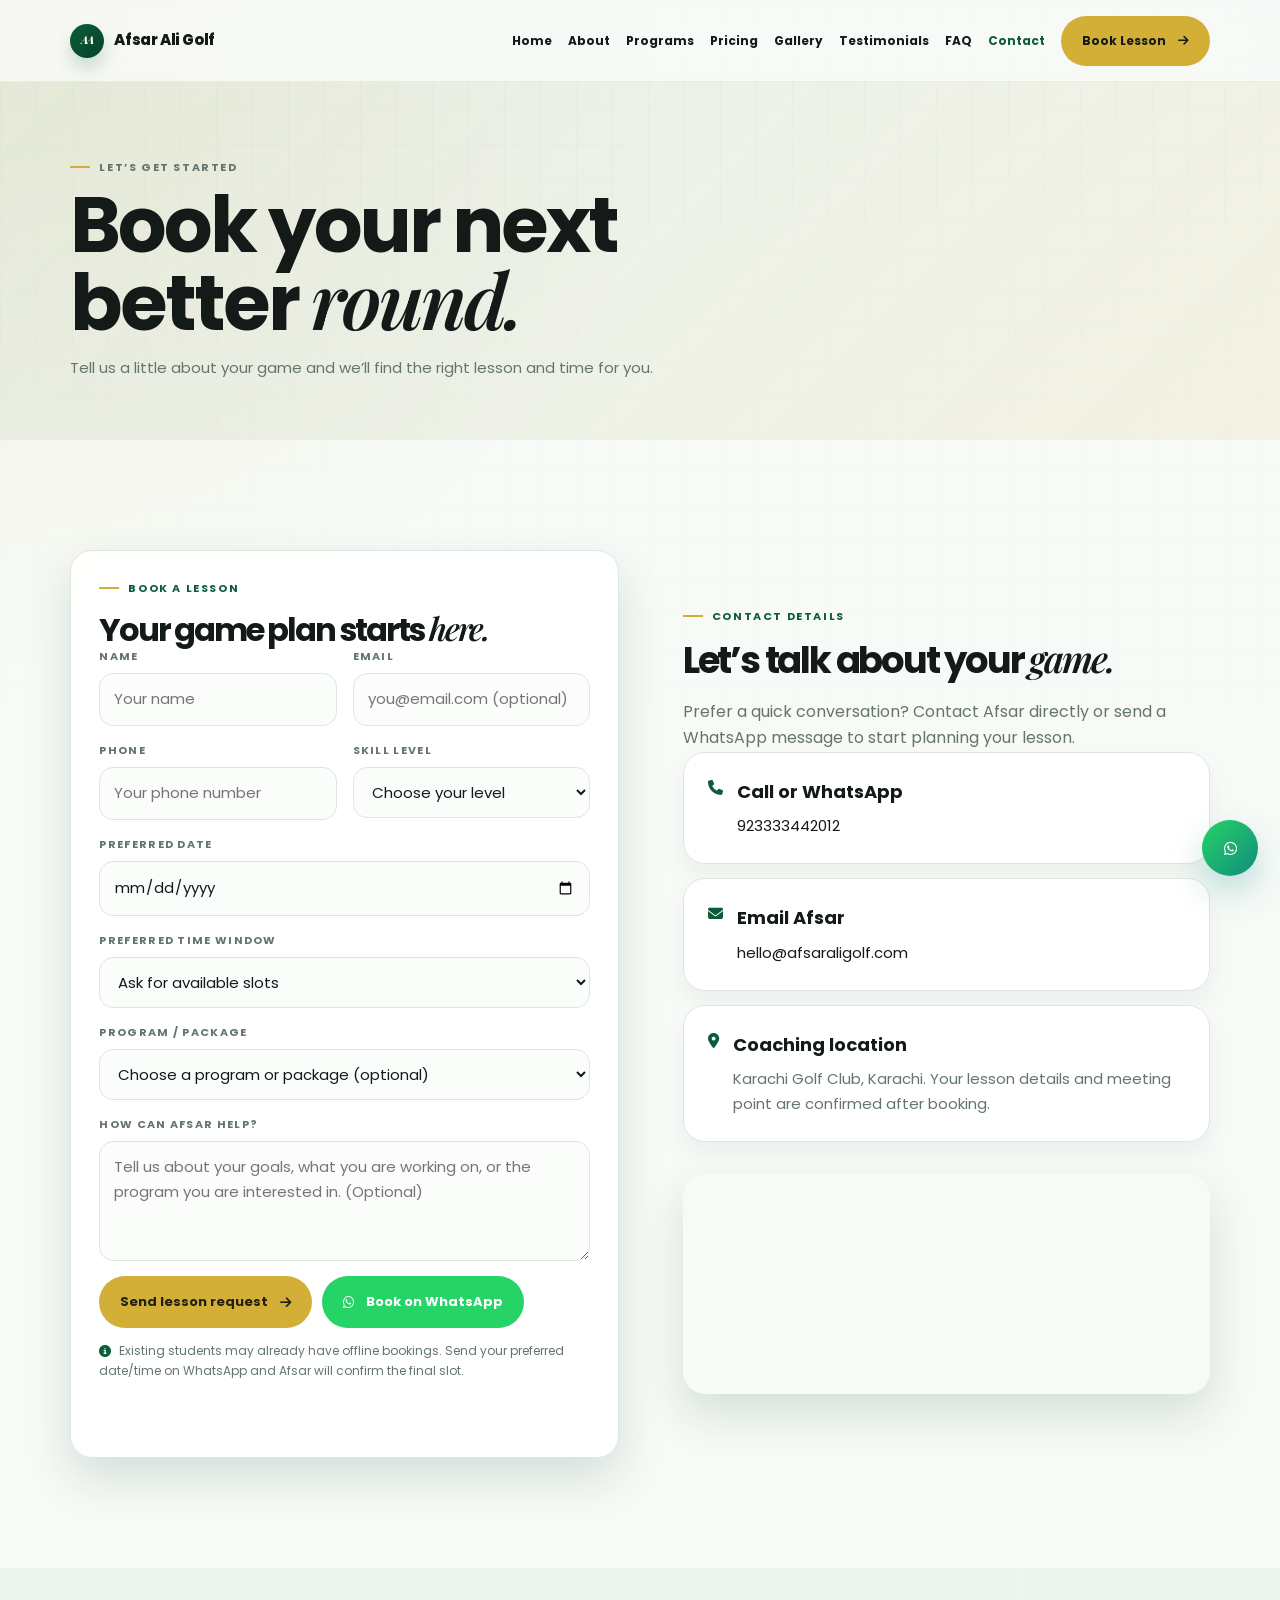
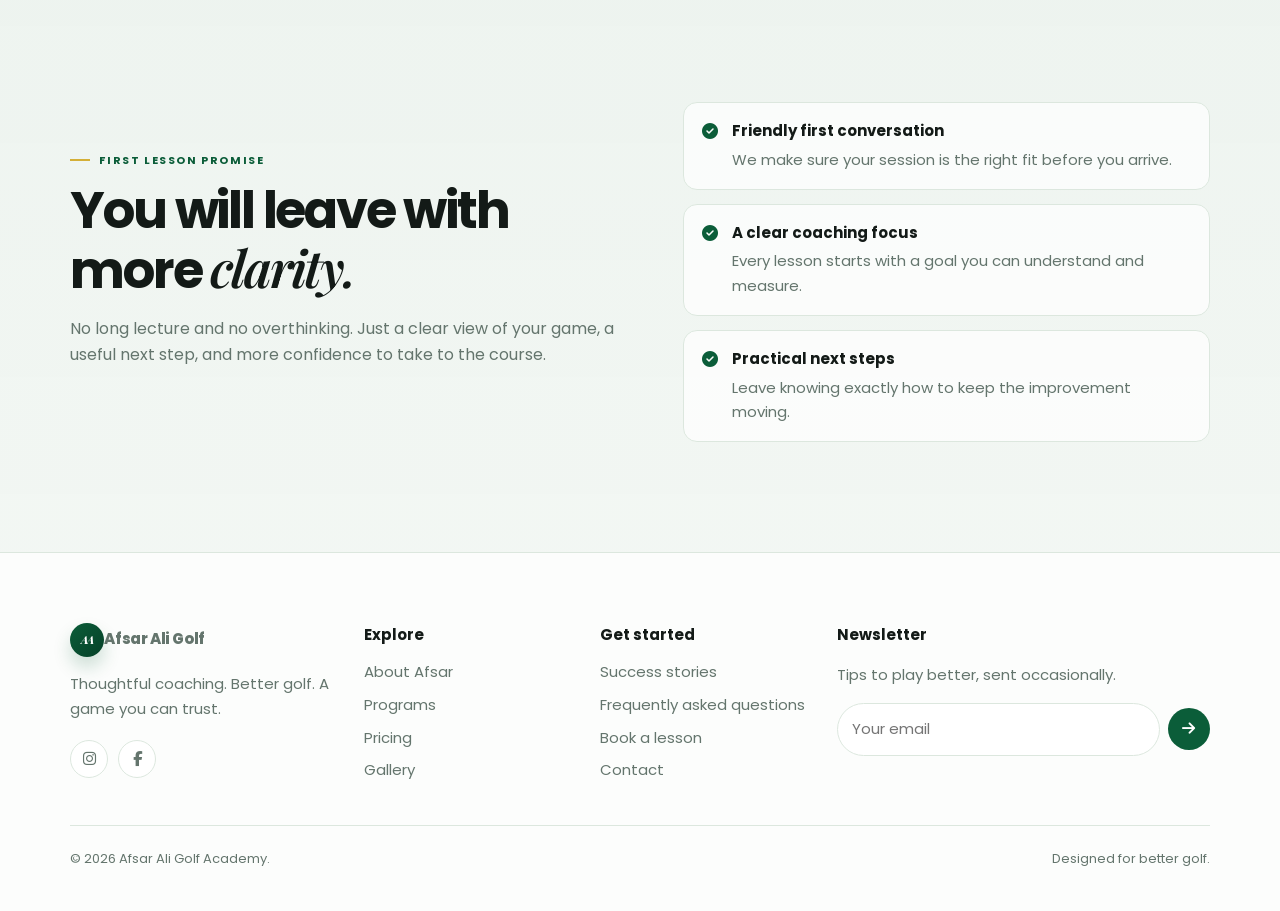
<file: booking.html>
<!doctype html>
<html lang="en">
<head>
  <meta charset="utf-8">
  <meta name="viewport" content="width=device-width,initial-scale=1">
  <title>Book a Lesson | Afsar Ali Golf Coach in Karachi</title>
  <meta name="description" content="Book a golf lesson with former professional player and coach Afsar Ali.">
  <meta http-equiv="refresh" content="0; url=contact.html#book">
  <link rel="canonical" href="contact.html#book">
  <link rel="icon" href="assets/icons/favicon.svg" type="image/svg+xml">
  <meta property="og:title" content="Book a Lesson | Afsar Ali Golf Academy">
  <meta property="og:description" content="Book a golf lesson with former professional player and coach Afsar Ali.">
  <meta property="og:type" content="website">
</head>
<body>
  <p>Redirecting to the <a href="contact.html#book">booking form</a>…</p>
  <script>window.location.replace('contact.html#book');</script>
</body>
</html>
</file>
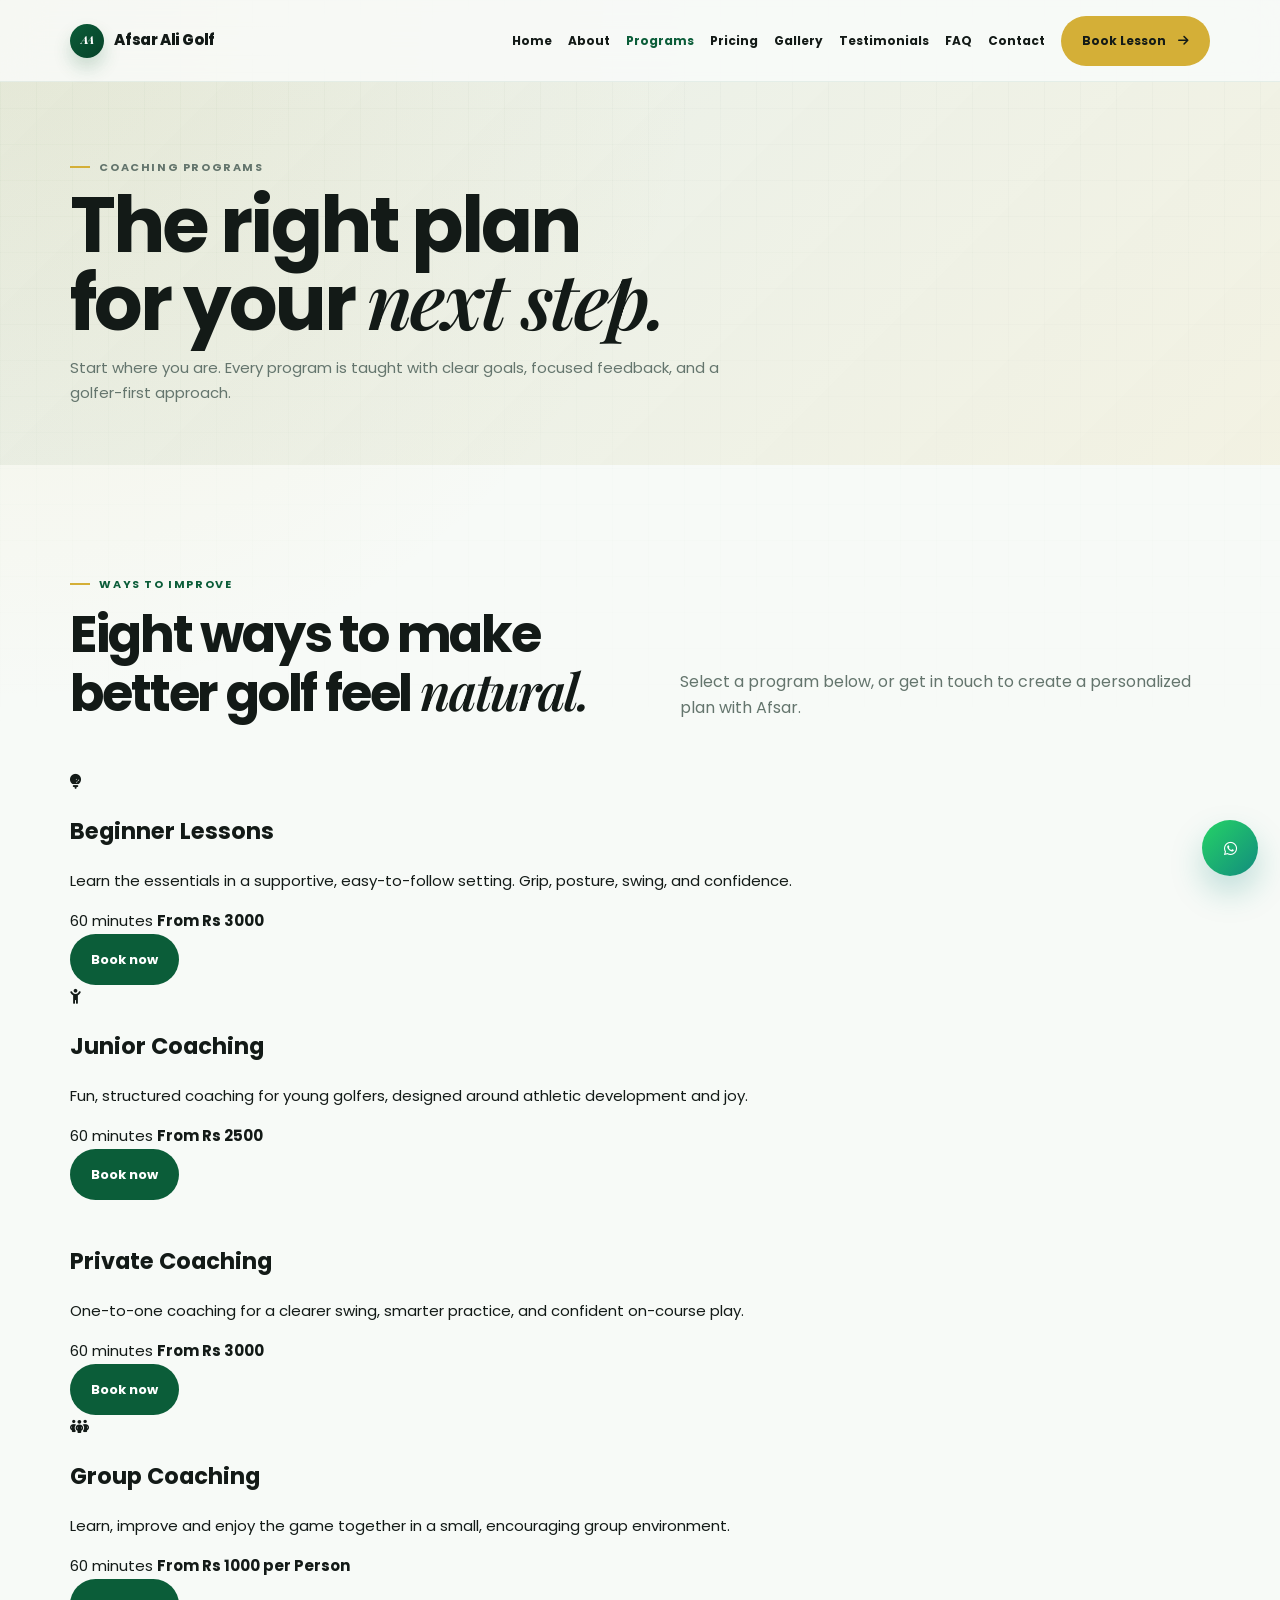
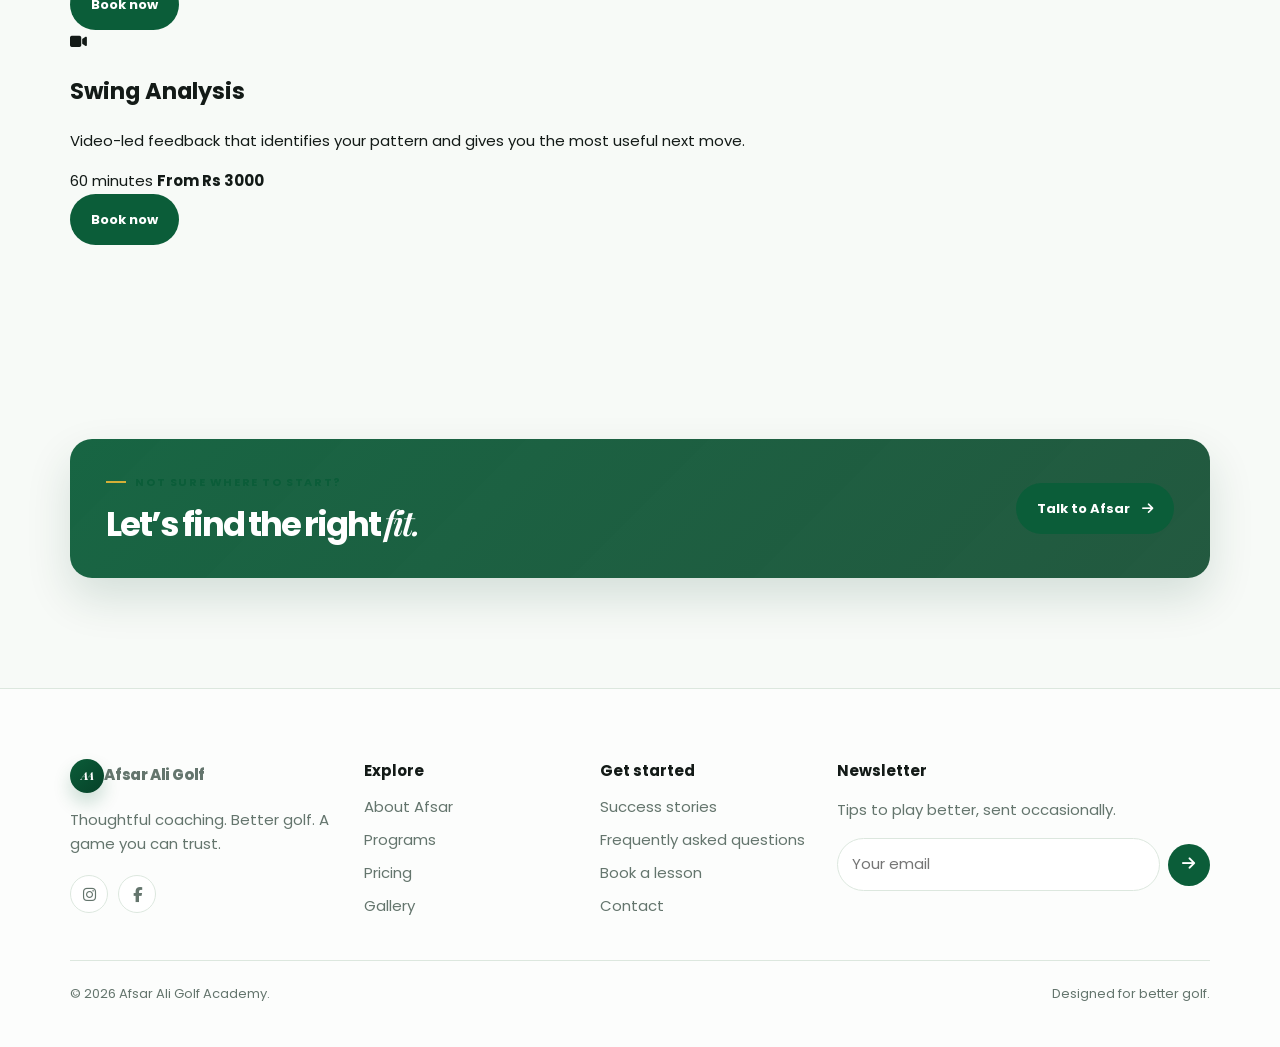
<file: coaching.html>
<!doctype html>
<html lang="en">
<head>
  <meta charset="utf-8">
  <meta name="viewport" content="width=device-width,initial-scale=1">
  <title>Golf Coaching | Afsar Ali Golf Coach in Karachi</title>
  <meta name="description" content="Explore coaching programs for beginners, juniors, and advanced golfers at Afsar Ali Golf Academy.">
  <meta http-equiv="refresh" content="0; url=programs.html">
  <link rel="canonical" href="programs.html">
  <link rel="icon" href="assets/icons/favicon.svg" type="image/svg+xml">
  <meta property="og:title" content="Golf Coaching | Afsar Ali Golf Academy">
  <meta property="og:description" content="Explore coaching programs for beginners, juniors, and advanced golfers at Afsar Ali Golf Academy.">
  <meta property="og:type" content="website">
</head>
<body>
  <p>Redirecting to <a href="programs.html">coaching programs</a>…</p>
  <script>window.location.replace('programs.html');</script>
</body>
</html>
</file>
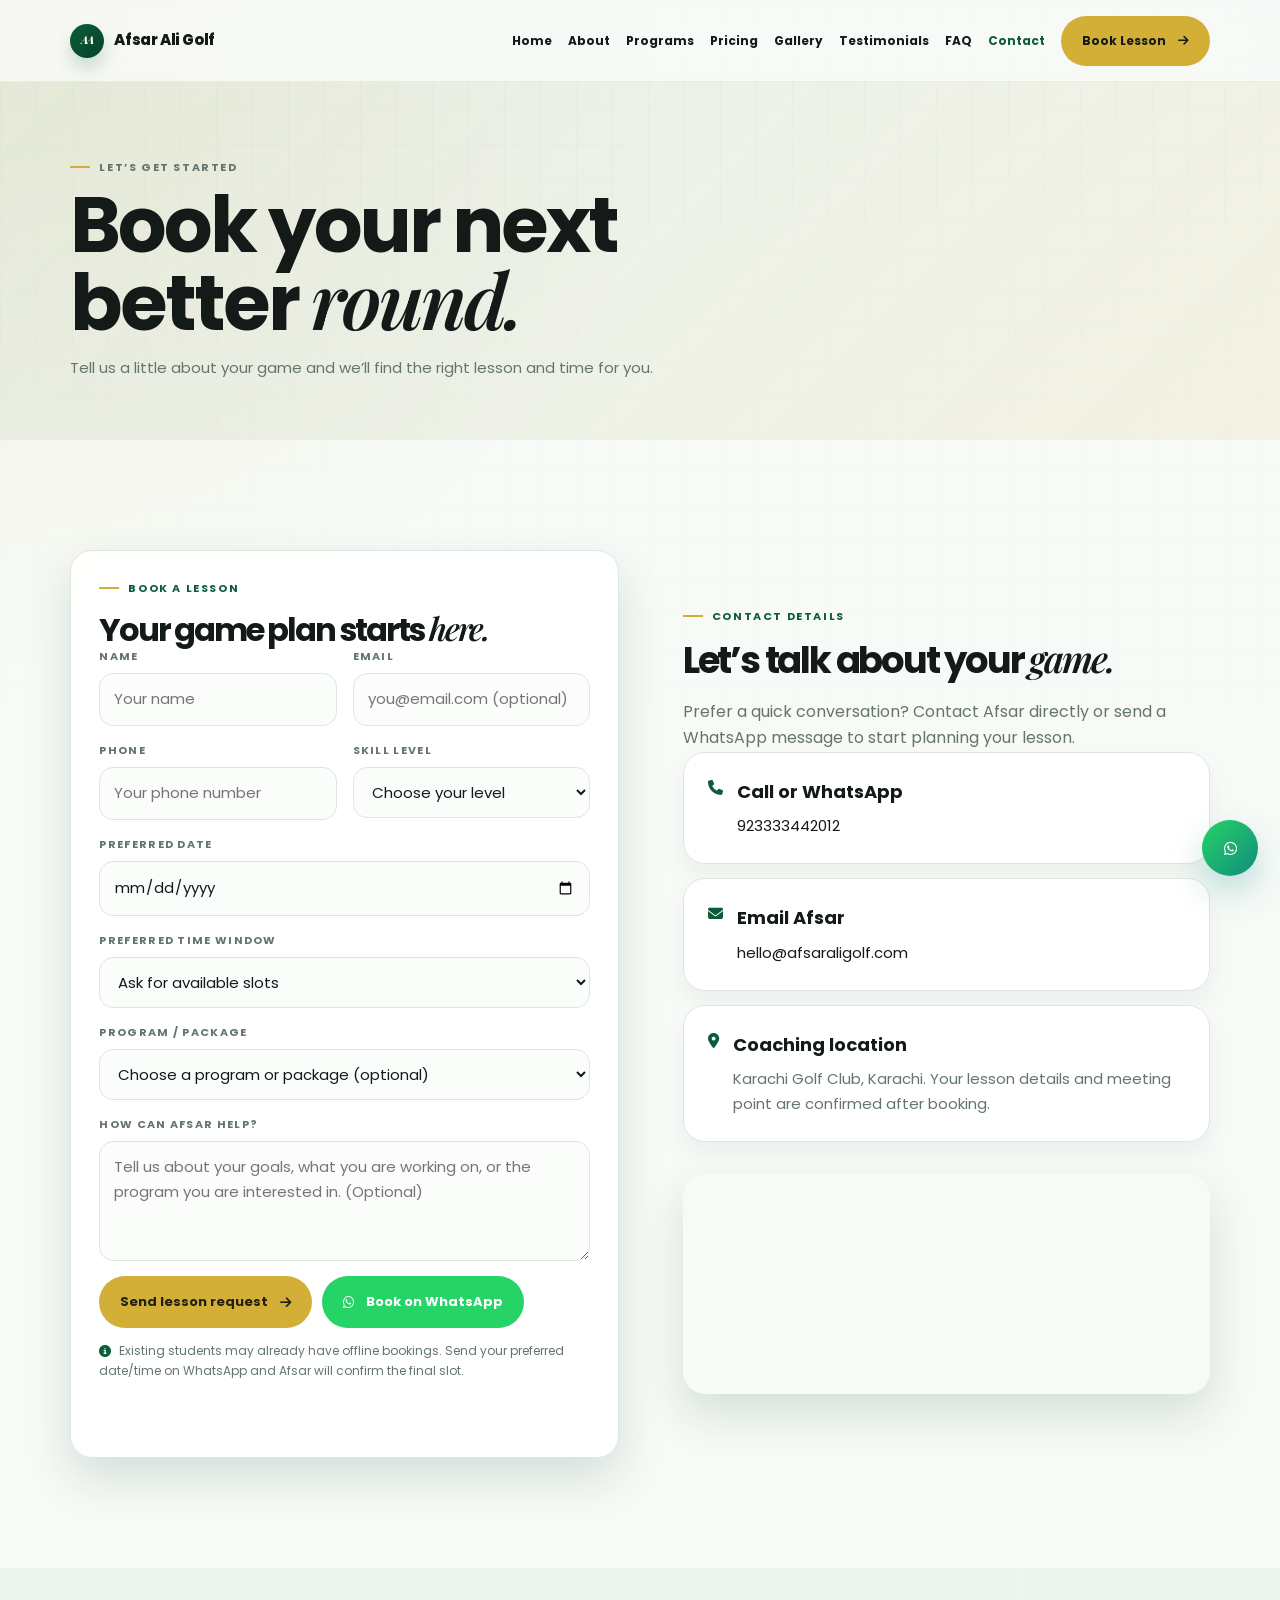
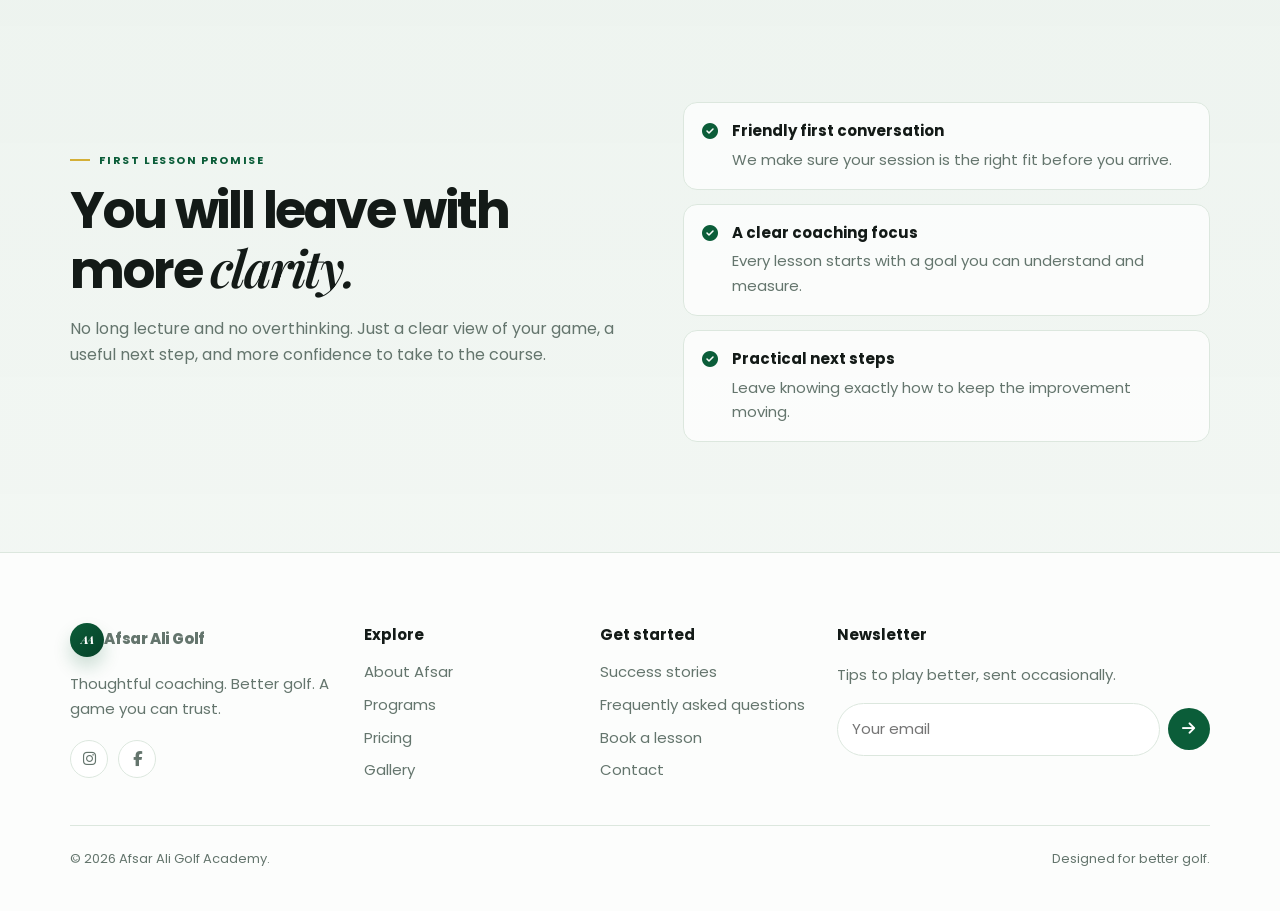
<file: contact.html>
<!doctype html>
<html lang="en">
<head>
  <meta charset="utf-8">
  <meta name="viewport" content="width=device-width,initial-scale=1">
  <title>Book a Golf Lesson | Afsar Ali Golf Coach in Karachi</title>
  <meta name="description" content="Book a golf lesson with former professional player and coach Afsar Ali.">
  <link rel="icon" href="assets/icons/favicon.svg" type="image/svg+xml">
  <meta property="og:title" content="Book a Golf Lesson | Afsar Ali Golf Academy">
  <meta property="og:description" content="Book a golf lesson with former professional player and coach Afsar Ali.">
  <meta property="og:type" content="website">
  <meta property="og:image" content="https://images.unsplash.com/photo-1587174486073-ae5e5cff23aa?auto=format&fit=crop&w=1200&q=85">
  <meta name="twitter:card" content="summary_large_image">
  <link rel="canonical" href="https://coach.abdullahafsar.site/contact.html">
  <link rel="stylesheet" href="https://cdnjs.cloudflare.com/ajax/libs/font-awesome/6.7.2/css/all.min.css">
  <link rel="stylesheet" href="https://unpkg.com/aos@2.3.1/dist/aos.css">
  <link rel="stylesheet" href="assets/css/style.css">
  <link rel="stylesheet" href="assets/css/responsive.css">
  <link rel="stylesheet" href="assets/css/animations.css">
</head>
<body>
  <a class="skip-link" href="#main-content">Skip to content</a>
  <header class="site-header">
    <div class="container nav-wrap">
      <a class="brand" href="index.html"><span class="brand-mark">AA</span>Afsar Ali Golf</a>
      <button class="nav-toggle" aria-expanded="false" aria-label="Open navigation">
        <i class="fa-solid fa-bars"></i>
      </button>
      <nav class="nav-links" aria-label="Main navigation">
        <a href="index.html">Home</a>
        <a href="about.html">About</a>
        <a href="programs.html">Programs</a>
        <a href="pricing.html">Pricing</a>
        <a href="gallery.html">Gallery</a>
        <a href="testimonials.html">Testimonials</a>
        <a href="faq.html">FAQ</a>
        <a aria-current="page" href="contact.html">Contact</a>
        <a class="button button-primary" href="#book">Book Lesson <i class="fa-solid fa-arrow-right"></i></a>
      </nav>
    </div>
  </header>

  <main id="main-content">
    <section class="page-banner">
      <div class="container" data-aos="fade-up">
        <p class="eyebrow">Let’s get started</p>
        <h1 class="display">Book your next<br>better <em>round.</em></h1>
        <p>Tell us a little about your game and we’ll find the right lesson and time for you.</p>
      </div>
    </section>

    <section class="section" id="book">
      <div class="container contact-grid">
        <div class="contact-form" data-aos="fade-right">
          <p class="eyebrow">Book a lesson</p>
          <h2 class="section-title" style="font-size: 32px">Your game plan starts <em>here.</em></h2>
          <form data-contact-form data-endpoint="https://formspree.io/f/mwvggdnd" novalidate>
            <div class="form-row">
              <div class="field">
                <label for="name">NAME</label>
                <input id="name" name="name" type="text" required autocomplete="name" placeholder="Your name">
              </div>
              <div class="field">
                <label for="email">EMAIL</label>
                <input id="email" name="email" type="email" autocomplete="email" placeholder="you@email.com (optional)">
              </div>
            </div>

            <div class="form-row">
              <div class="field">
                <label for="phone">PHONE</label>
                <input id="phone" name="phone" type="tel" required autocomplete="tel" placeholder="Your phone number">
              </div>
              <div class="field">
                <label for="level">SKILL LEVEL</label>
                <select id="level" name="skillLevel" required>
                  <option value="">Choose your level</option>
                  <option>New to golf</option>
                  <option>Beginner</option>
                  <option>Intermediate</option>
                  <option>Advanced</option>
                  <option>Competitive player</option>
                </select>
              </div>
            </div>

            <div class="field">
              <label for="date">PREFERRED DATE</label>
              <input id="date" name="preferredDate" type="date">
            </div>

<div class="field">
              <label for="time">PREFERRED TIME WINDOW</label>
              <select id="time" name="preferredTime">
                <option value="">Ask for available slots</option>
                <option>Morning (8:00 AM – 11:00 AM)</option>
                <option>Afternoon (12:00 PM – 3:00 PM)</option>
                <option>Evening (3:00 PM – 6:00 PM)</option>
              </select>
            </div>

            <div class="field">
              <label for="program">PROGRAM / PACKAGE</label>
              <select id="program" name="program">
                <option value="">Choose a program or package (optional)</option>
                <option>Beginner Lessons</option>
                <option>Junior Coaching</option>
                <option>Private Coaching</option>
                <option>Group Coaching</option>
                <option>Swing Analysis</option>
                <option>Single Lesson (Rs. 3,000)</option>
                <option>5 Lesson Package (Rs. 12,500)</option>
                <option>10 Lesson Package (Rs. 25,000)</option>
              </select>
            </div>

            <div class="field">
              <label for="message">HOW CAN AFSAR HELP?</label>
              <textarea id="message" name="message" placeholder="Tell us about your goals, what you are working on, or the program you are interested in. (Optional)"></textarea>
            </div>

            <div class="booking-actions">
              <button class="button button-primary" type="submit">Send lesson request <i class="fa-solid fa-arrow-right"></i></button>
              <button class="button button-whatsapp" type="button" data-whatsapp-booking><i class="fa-brands fa-whatsapp"></i> Book on WhatsApp</button>
            </div>
            <p class="booking-note"><i class="fa-solid fa-circle-info"></i> Existing students may already have offline bookings. Send your preferred date/time on WhatsApp and Afsar will confirm the final slot.</p>
            <p class="form-status" aria-live="polite" tabindex="-1"></p>
          </form>
        </div>

        <div class="contact-info" data-aos="fade-left">
          <div>
            <p class="eyebrow">Contact details</p>
            <h2 class="section-title" style="font-size: 37px">Let’s talk about your <em>game.</em></h2>
            <p class="lead">Prefer a quick conversation? Contact Afsar directly or send a WhatsApp message to start planning your lesson.</p>
          </div>

          <div class="info-card">
            <i class="fa-solid fa-phone"></i>
            <div>
              <h2>Call or WhatsApp</h2>
              <a href="https://wa.me/923333442012">923333442012</a>
            </div>
          </div>

          <div class="info-card">
            <i class="fa-solid fa-envelope"></i>
            <div>
              <h2>Email Afsar</h2>
              <a href="mailto:hello@afsaraligolf.com">hello@afsaraligolf.com</a>
            </div>
          </div>

          <div class="info-card">
            <i class="fa-solid fa-location-dot"></i>
            <div>
              <h2>Coaching location</h2>
              <p>Karachi Golf Club, Karachi. Your lesson details and meeting point are confirmed after booking.</p>
            </div>
          </div>

          <iframe class="map" title="Map of Karachi Golf Club" loading="lazy" src="https://www.google.com/maps?q=Karachi%20Golf%20Club%2C%20Karachi&output=embed"></iframe>
        </div>
      </div>
    </section>

    <section class="section section-alt">
      <div class="container split">
        <div data-aos="fade-right">
          <p class="eyebrow">First lesson promise</p>
          <h2 class="section-title">You will leave with more <em>clarity.</em></h2>
          <p class="lead">No long lecture and no overthinking. Just a clear view of your game, a useful next step, and more confidence to take to the course.</p>
        </div>

        <div class="feature-list" data-aos="fade-left">
          <div class="feature">
            <i class="fa-solid fa-circle-check"></i>
            <div>
              <b>Friendly first conversation</b>
              <p>We make sure your session is the right fit before you arrive.</p>
            </div>
          </div>
          <div class="feature">
            <i class="fa-solid fa-circle-check"></i>
            <div>
              <b>A clear coaching focus</b>
              <p>Every lesson starts with a goal you can understand and measure.</p>
            </div>
          </div>
          <div class="feature">
            <i class="fa-solid fa-circle-check"></i>
            <div>
              <b>Practical next steps</b>
              <p>Leave knowing exactly how to keep the improvement moving.</p>
            </div>
          </div>
        </div>
      </div>
    </section>
  </main>

  <footer class="site-footer">
    <div class="container footer-grid">
      <div class="footer-brand">
        <a class="brand" href="index.html"><span class="brand-mark">AA</span>Afsar Ali Golf</a>
        <p>Thoughtful coaching. Better golf. A game you can trust.</p>
        <div class="socials">
          <a href="https://www.instagram.com/afsar4900/" aria-label="Instagram"><i class="fa-brands fa-instagram"></i></a>
          <a href="https://www.facebook.com/profile.php?id=100013306961428" aria-label="Facebook"><i class="fa-brands fa-facebook-f"></i></a>
        </div>
      </div>

      <div>
        <h2>Explore</h2>
        <a href="about.html">About Afsar</a>
        <a href="programs.html">Programs</a>
        <a href="pricing.html">Pricing</a>
        <a href="gallery.html">Gallery</a>
      </div>

      <div>
        <h2>Get started</h2>
        <a href="testimonials.html">Success stories</a>
        <a href="faq.html">Frequently asked questions</a>
        <a href="contact.html#book">Book a lesson</a>
        <a href="contact.html">Contact</a>
      </div>

      <div>
        <h2>Newsletter</h2>
        <p>Tips to play better, sent occasionally.</p>
        <form class="newsletter" data-newsletter>
          <input aria-label="Email address" type="email" required placeholder="Your email">
          <button aria-label="Subscribe" type="submit"><i class="fa-solid fa-arrow-right"></i></button>
        </form>
      </div>
    </div>

    <div class="container footer-bottom">
      <span>© 2026 Afsar Ali Golf Academy.</span>
      <span>Designed for better golf.</span>
    </div>
  </footer>

  <a class="whatsapp" href="https://wa.me/923333442012?text=Hello%20Afsar%2C%20I%27d%20like%20to%20book%20a%20golf%20lesson." aria-label="Book a lesson on WhatsApp"><i class="fa-brands fa-whatsapp"></i></a>
  <script src="https://unpkg.com/aos@2.3.1/dist/aos.js"></script>
  <script src="assets/js/app.js"></script>
  <script src="assets/js/booking.js"></script>
</body>
</html>
</file>
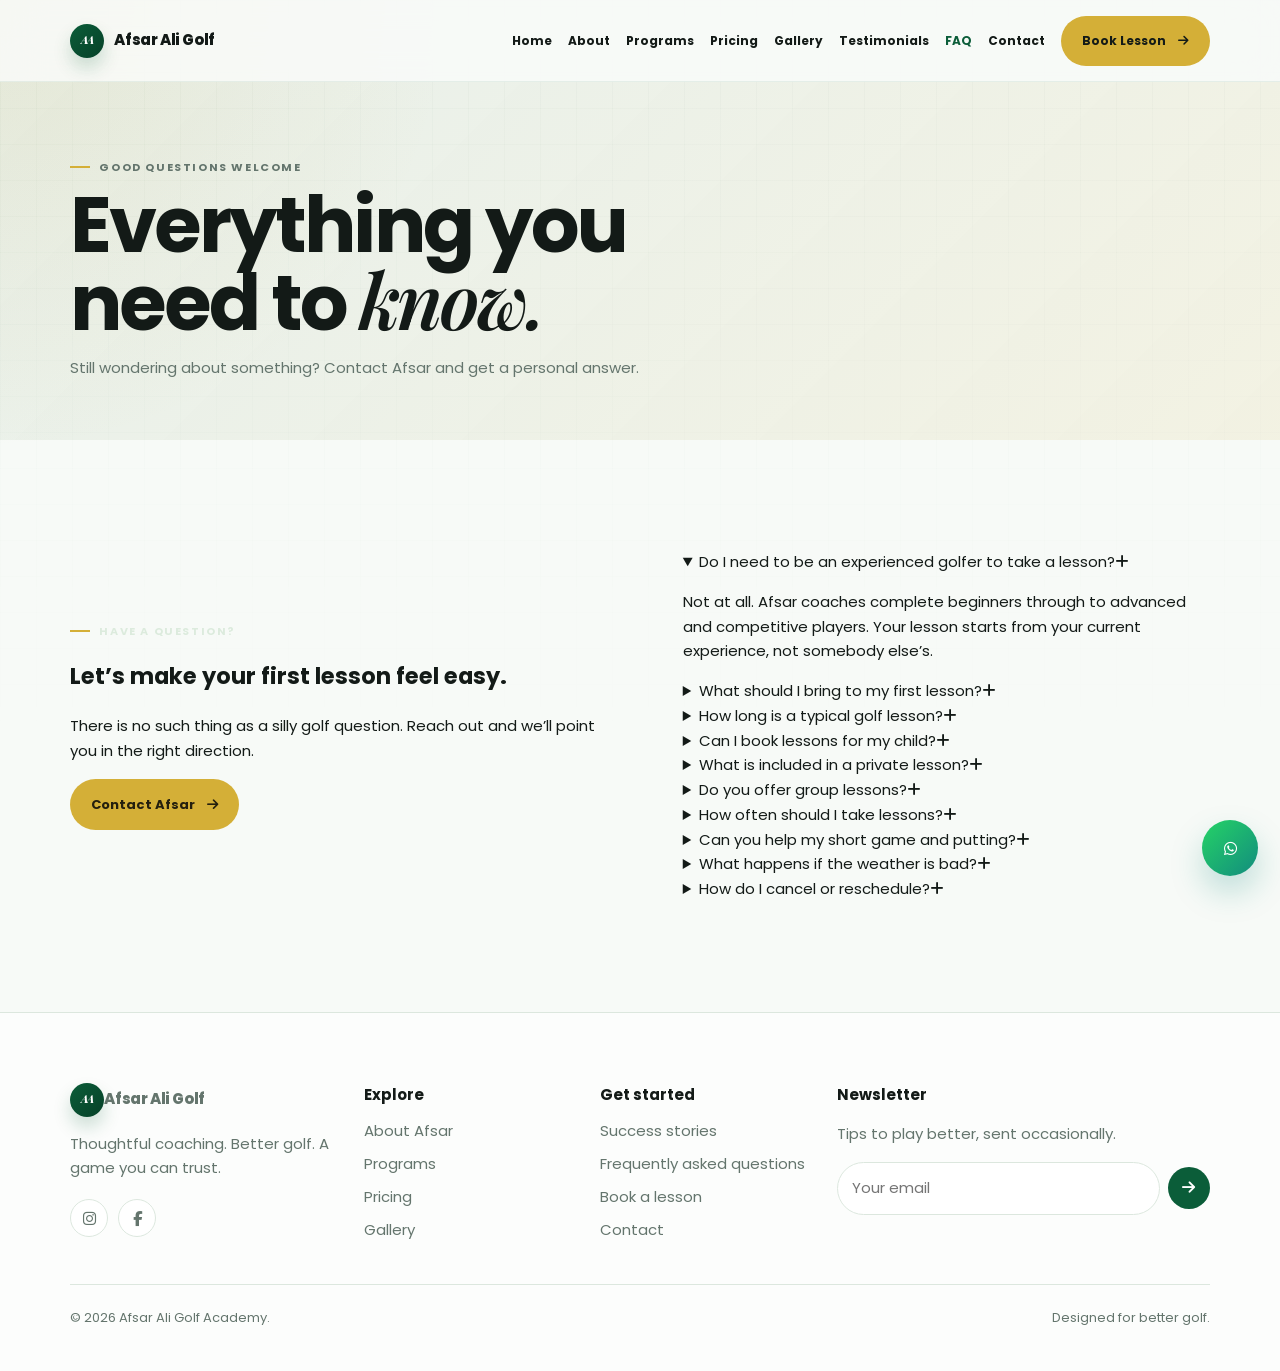
<file: faq.html>
<!doctype html>
<html lang="en">
<head>
  <meta charset="utf-8">
  <meta name="viewport" content="width=device-width,initial-scale=1">
  <title>Frequently Asked Questions | Afsar Ali Golf Coach in Karachi</title>
  <meta name="description" content="Answers to common questions about golf lessons with Afsar Ali Golf Academy.">
  <link rel="icon" href="assets/icons/favicon.svg" type="image/svg+xml">
  <meta property="og:title" content="Frequently Asked Questions | Afsar Ali Golf Academy">
  <meta property="og:description" content="Answers to common questions about golf lessons with Afsar Ali Golf Academy.">
  <meta property="og:type" content="website">
  <meta property="og:image" content="https://images.unsplash.com/photo-1587174486073-ae5e5cff23aa?auto=format&fit=crop&w=1200&q=85">
  <meta name="twitter:card" content="summary_large_image">
  <link rel="canonical" href="https://coach.abdullahafsar.site/faq.html">
  <link rel="stylesheet" href="https://cdnjs.cloudflare.com/ajax/libs/font-awesome/6.7.2/css/all.min.css">
  <link rel="stylesheet" href="https://unpkg.com/aos@2.3.1/dist/aos.css">
  <link rel="stylesheet" href="assets/css/style.css">
  <link rel="stylesheet" href="assets/css/responsive.css">
  <link rel="stylesheet" href="assets/css/animations.css">
</head>
<body>
  <a class="skip-link" href="#main-content">Skip to content</a>

  <header class="site-header">
    <div class="container nav-wrap">
      <a class="brand" href="index.html"><span class="brand-mark">AA</span>Afsar Ali Golf</a>
      <button class="nav-toggle" aria-expanded="false" aria-label="Open navigation">
        <i class="fa-solid fa-bars"></i>
      </button>
      <nav class="nav-links" aria-label="Main navigation">
        <a href="index.html">Home</a>
        <a href="about.html">About</a>
        <a href="programs.html">Programs</a>
        <a href="pricing.html">Pricing</a>
        <a href="gallery.html">Gallery</a>
        <a href="testimonials.html">Testimonials</a>
        <a aria-current="page" href="faq.html">FAQ</a>
        <a href="contact.html">Contact</a>
        <a class="button button-primary" href="contact.html#book">Book Lesson <i class="fa-solid fa-arrow-right"></i></a>
      </nav>
    </div>
  </header>

  <main id="main-content">
    <section class="page-banner">
      <div class="container" data-aos="fade-up">
        <p class="eyebrow">Good questions welcome</p>
        <h1 class="display">Everything you<br>need to <em>know.</em></h1>
        <p>Still wondering about something? Contact Afsar and get a personal answer.</p>
      </div>
    </section>

    <section class="section">
      <div class="container faq-layout">
        <aside class="faq-side" data-aos="fade-right">
          <p class="eyebrow" style="color: #dcebdd">Have a question?</p>
          <h2>Let’s make your first lesson feel easy.</h2>
          <p>There is no such thing as a silly golf question. Reach out and we’ll point you in the right direction.</p>
          <a class="button button-primary" href="contact.html">Contact Afsar <i class="fa-solid fa-arrow-right"></i></a>
        </aside>

        <div class="faq-list" data-aos="fade-left">
          <details open>
            <summary>Do I need to be an experienced golfer to take a lesson?<i class="fa-solid fa-plus"></i></summary>
            <p>Not at all. Afsar coaches complete beginners through to advanced and competitive players. Your lesson starts from your current experience, not somebody else’s.</p>
          </details>
          <details>
            <summary>What should I bring to my first lesson?<i class="fa-solid fa-plus"></i></summary>
            <p>Bring your clubs if you have them, comfortable clothing and water. If you do not own clubs yet, mention this when booking and we can help you get started.</p>
          </details>
          <details>
            <summary>How long is a typical golf lesson?<i class="fa-solid fa-plus"></i></summary>
            <p>Most private lessons are 60 minutes. Swing analysis and on-course or tournament sessions can be longer, depending on your program.</p>
          </details>
          <details>
            <summary>Can I book lessons for my child?<i class="fa-solid fa-plus"></i></summary>
            <p>Yes. Junior coaching is age-appropriate, energetic and built to develop confidence as well as sound golf fundamentals.</p>
          </details>
          <details>
            <summary>What is included in a private lesson?<i class="fa-solid fa-plus"></i></summary>
            <p>You receive a focused assessment, clear coaching, relevant drills and a practical plan for the next time you practice.</p>
          </details>
          <details>
            <summary>Do you offer group lessons?<i class="fa-solid fa-plus"></i></summary>
            <p>Yes. Small group coaching is a great option for friends, families, teams and golfers who enjoy learning together.</p>
          </details>
          <details>
            <summary>How often should I take lessons?<i class="fa-solid fa-plus"></i></summary>
            <p>That depends on your goal and available practice time. Afsar will recommend a realistic rhythm after your first session.</p>
          </details>
          <details>
            <summary>Can you help my short game and putting?<i class="fa-solid fa-plus"></i></summary>
            <p>Absolutely. There are dedicated short game and putting sessions, or these areas can be included in a personalized plan.</p>
          </details>
          <details>
            <summary>What happens if the weather is bad?<i class="fa-solid fa-plus"></i></summary>
            <p>Outdoor sessions are rescheduled when conditions are unsuitable. You will be contacted as early as possible to arrange a new time.</p>
          </details>
          <details>
            <summary>How do I cancel or reschedule?<i class="fa-solid fa-plus"></i></summary>
            <p>Please contact the academy at least 24 hours before your lesson. We will do our best to find a time that works for you.</p>
          </details>
        </div>
      </div>
    </section>
  </main>

  <footer class="site-footer">
    <div class="container footer-grid">
      <div class="footer-brand">
        <a class="brand" href="index.html"><span class="brand-mark">AA</span>Afsar Ali Golf</a>
        <p>Thoughtful coaching. Better golf. A game you can trust.</p>
        <div class="socials">
          <a href="https://www.instagram.com/afsar4900/" aria-label="Instagram"><i class="fa-brands fa-instagram"></i></a>
          <a href="https://www.facebook.com/profile.php?id=100013306961428" aria-label="Facebook"><i class="fa-brands fa-facebook-f"></i></a>
        </div>
      </div>

      <div>
        <h2>Explore</h2>
        <a href="about.html">About Afsar</a>
        <a href="programs.html">Programs</a>
        <a href="pricing.html">Pricing</a>
        <a href="gallery.html">Gallery</a>
      </div>

      <div>
        <h2>Get started</h2>
        <a href="testimonials.html">Success stories</a>
        <a href="faq.html">Frequently asked questions</a>
        <a href="contact.html#book">Book a lesson</a>
        <a href="contact.html">Contact</a>
      </div>

      <div>
        <h2>Newsletter</h2>
        <p>Tips to play better, sent occasionally.</p>
        <form class="newsletter" data-newsletter>
          <input aria-label="Email address" type="email" required placeholder="Your email">
          <button aria-label="Subscribe" type="submit"><i class="fa-solid fa-arrow-right"></i></button>
        </form>
      </div>
    </div>

    <div class="container footer-bottom">
      <span>© 2026 Afsar Ali Golf Academy.</span>
      <span>Designed for better golf.</span>
    </div>
  </footer>

  <a class="whatsapp" href="https://wa.me/923333442012?text=Hello%20Afsar%2C%20I%27d%20like%20to%20book%20a%20golf%20lesson." aria-label="Book a lesson on WhatsApp"><i class="fa-brands fa-whatsapp"></i></a>
  <script src="https://unpkg.com/aos@2.3.1/dist/aos.js"></script>
  <script src="assets/js/app.js"></script>
</body>
</html>
</file>
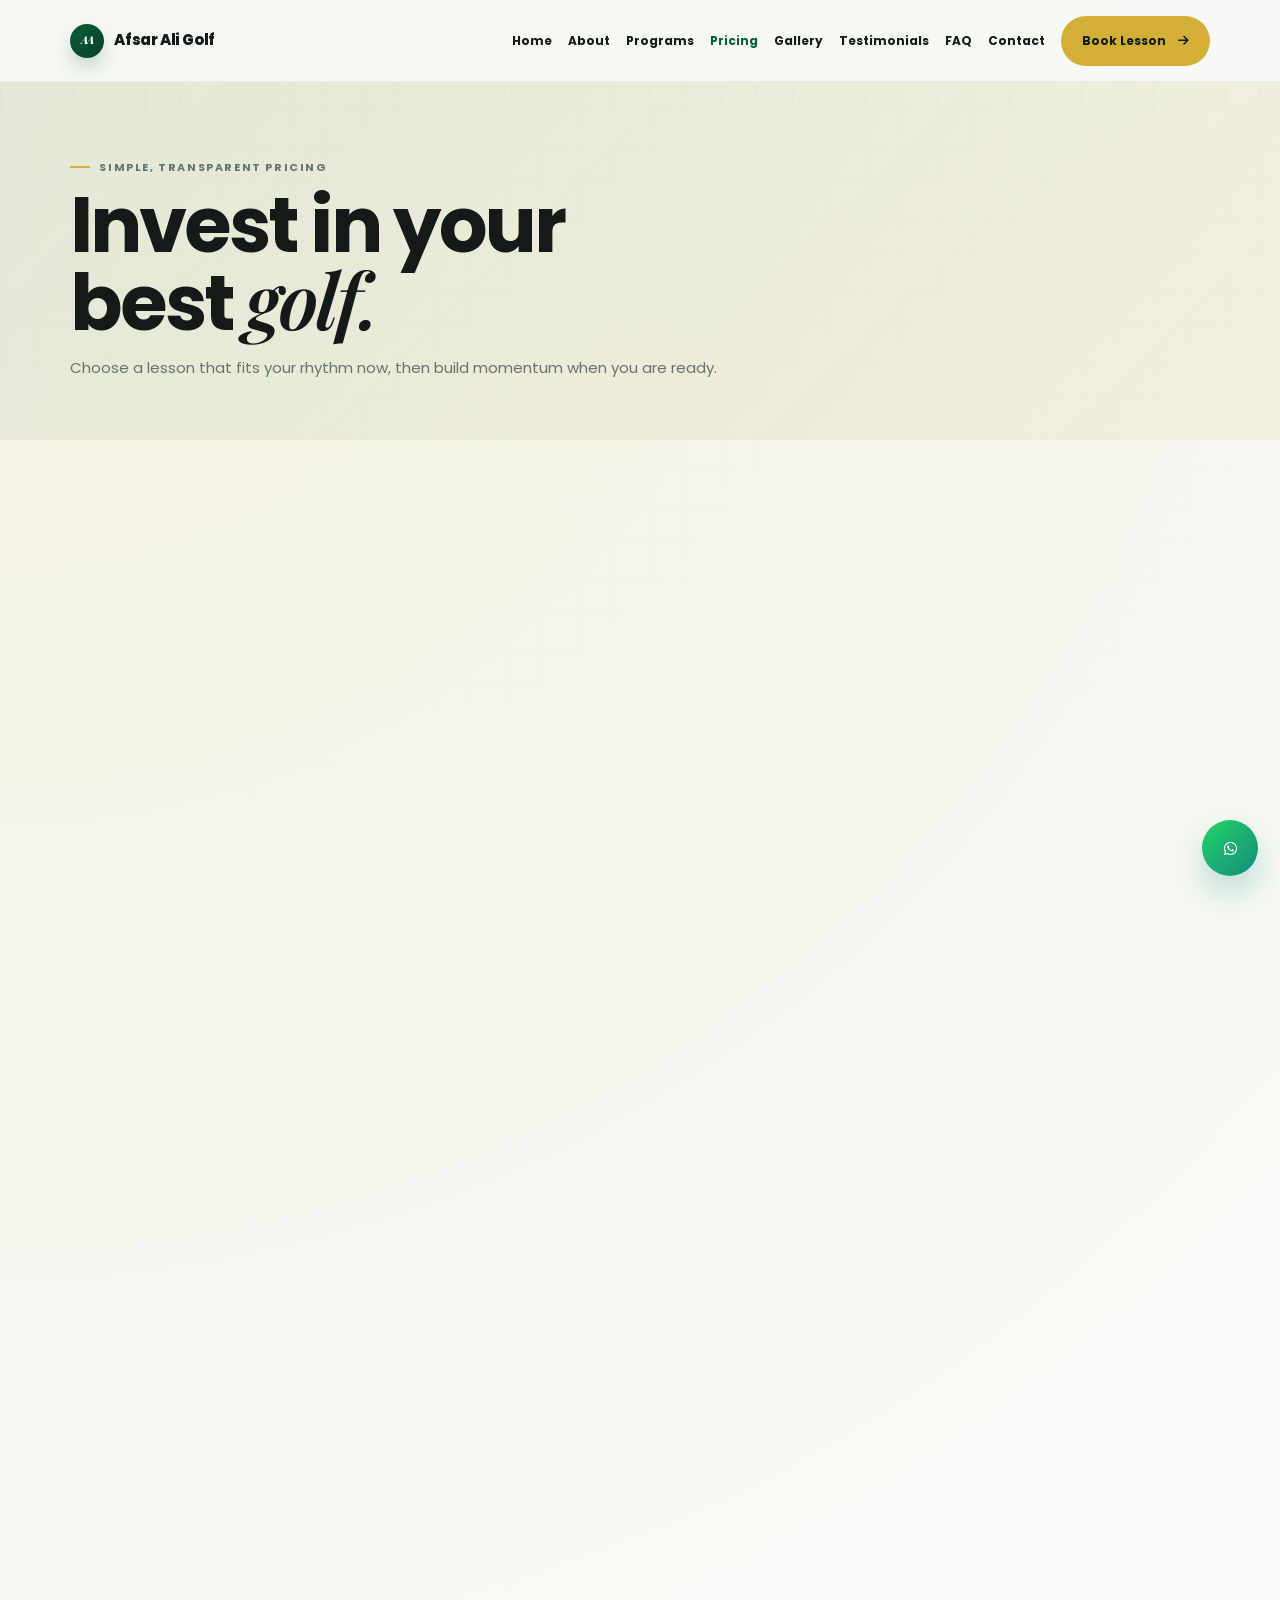
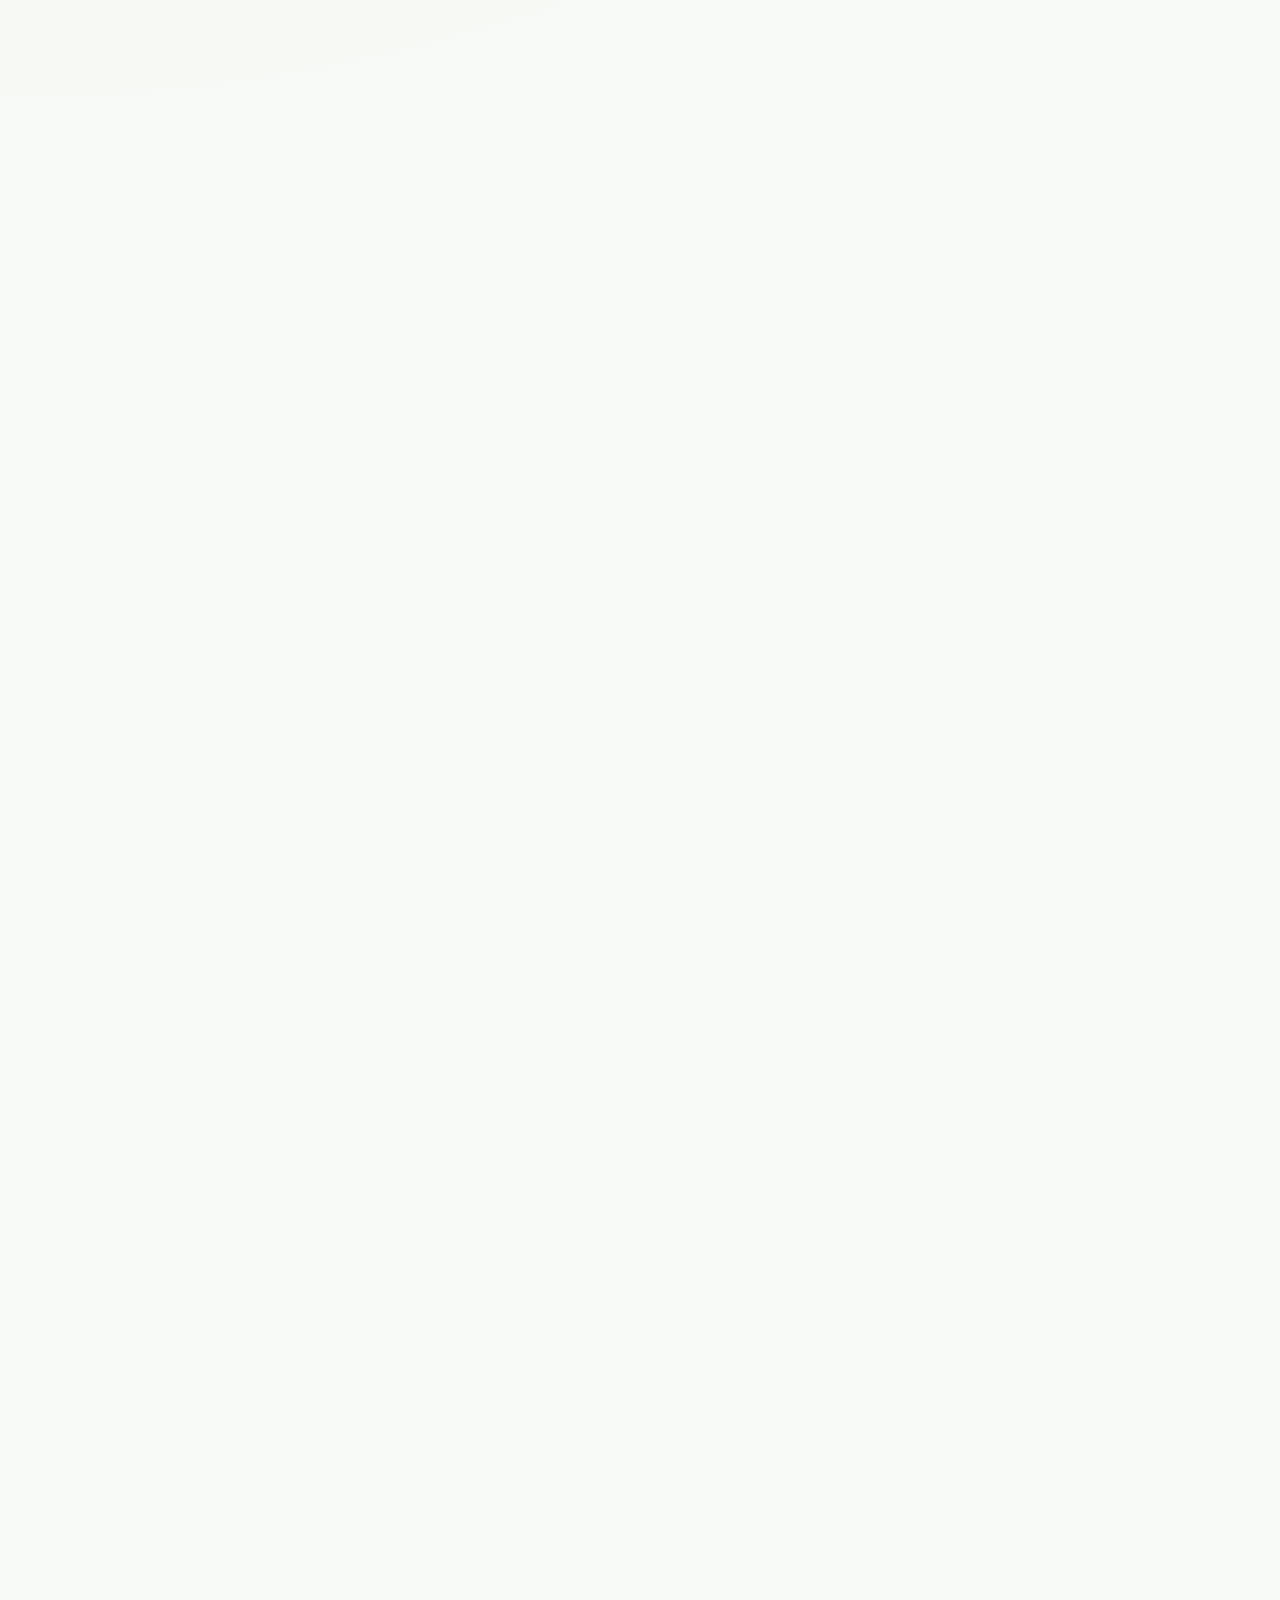
<file: pricing.html>
<!doctype html>
<html lang="en">
<head>
  <meta charset="utf-8">
  <meta name="viewport" content="width=device-width,initial-scale=1">
  <title>Golf Lesson Pricing | Afsar Ali Golf Coach in Karachi</title>
  <meta name="description" content="Transparent pricing for golf lessons and coaching packages with Afsar Ali Golf Academy.">
  <link rel="icon" href="assets/icons/favicon.svg" type="image/svg+xml">
  <meta property="og:title" content="Golf Lesson Pricing | Afsar Ali Golf Academy">
  <meta property="og:description" content="Transparent pricing for golf lessons and coaching packages with Afsar Ali Golf Academy.">
  <meta property="og:type" content="website">
  <meta property="og:image" content="https://images.unsplash.com/photo-1587174486073-ae5e5cff23aa?auto=format&fit=crop&w=1200&q=85">
  <meta name="twitter:card" content="summary_large_image">
  <link rel="canonical" href="https://coach.abdullahafsar.site/pricing.html">
  <link rel="stylesheet" href="https://cdnjs.cloudflare.com/ajax/libs/font-awesome/6.7.2/css/all.min.css">
  <link rel="stylesheet" href="https://unpkg.com/aos@2.3.1/dist/aos.css">
  <link rel="stylesheet" href="assets/css/style.css">
  <link rel="stylesheet" href="assets/css/responsive.css">
  <link rel="stylesheet" href="assets/css/animations.css">
</head>
<body>
  <a class="skip-link" href="#main-content">Skip to content</a>

  <header class="site-header">
    <div class="container nav-wrap">
      <a class="brand" href="index.html"><span class="brand-mark">AA</span>Afsar Ali Golf</a>
      <button class="nav-toggle" aria-expanded="false" aria-label="Open navigation">
        <i class="fa-solid fa-bars"></i>
      </button>
      <nav class="nav-links" aria-label="Main navigation">
        <a href="index.html">Home</a>
        <a href="about.html">About</a>
        <a href="programs.html">Programs</a>
        <a aria-current="page" href="pricing.html">Pricing</a>
        <a href="gallery.html">Gallery</a>
        <a href="testimonials.html">Testimonials</a>
        <a href="faq.html">FAQ</a>
        <a href="contact.html">Contact</a>
        <a class="button button-primary" href="contact.html#book">Book Lesson <i class="fa-solid fa-arrow-right"></i></a>
      </nav>
    </div>
  </header>

  <main id="main-content">
    <section class="page-banner">
      <div class="container" data-aos="fade-up">
        <p class="eyebrow">Simple, transparent pricing</p>
        <h1 class="display">Invest in your<br>best <em>golf.</em></h1>
        <p>Choose a lesson that fits your rhythm now, then build momentum when you are ready.</p>
      </div>
    </section>

    <section class="section">
      <div class="container">
        <div class="section-head">
          <div>
            <p class="eyebrow">Coaching packages</p>
            <h2 class="section-title">More practice with a clear <em>purpose.</em></h2>
          </div>
          <p class="lead">Every package includes a tailored practice plan and direct feedback from Afsar.</p>
        </div>

        <div class="pricing-grid">
          <article class="price-card" data-aos="fade-up">
            <h2>Single Lesson</h2>
            <div class="price">Rs. 3,000 <span>/ 60 mins</span></div>
            <p>Perfect for a focused improvement session or a first lesson.</p>
            <p class="package-fit"><b>Best for:</b> a specific swing or scoring issue</p>
            <ul>
              <li>60-minute one-to-one lesson</li>
              <li>Personalized feedback</li>
              <li>Practice takeaway</li>
            </ul>
            <a class="button button-green" href="contact.html?package=Single%20Lesson#book">Book single lesson</a>
          </article>

          <article class="price-card featured" data-aos="fade-up" data-aos-delay="100">
            <span class="popular-badge">MOST POPULAR</span>
            <h2>5 Lesson Package</h2>
            <div class="price">Rs. 12,500 <span>/ save Rs. 2,500</span></div>
            <p>Build consistency with a structured coaching plan and regular feedback.</p>
            <p class="package-fit"><b>Best for:</b> golfers building repeatable habits</p>
            <ul>
              <li>Five private lessons</li>
              <li>Progress check-ins</li>
              <li>Video swing review</li>
              <li>Tailored practice plan</li>
            </ul>
            <a class="button button-primary" href="contact.html?package=5%20Lesson%20Package#book">Choose this package</a>
          </article>

          <article class="price-card" data-aos="fade-up" data-aos-delay="200">
            <h2>10 Lesson Package</h2>
            <div class="price">Rs. 25,000 <span>/ save Rs. 5,000</span></div>
            <p>A full improvement pathway for golfers ready to make a lasting change.</p>
            <p class="package-fit"><b>Best for:</b> committed players seeking a full game plan</p>
            <ul>
              <li>Ten private lessons</li>
              <li>On-course strategy session</li>
              <li>Video swing review</li>
              <li>Priority booking</li>
            </ul>
            <a class="button button-green" href="contact.html?package=10%20Lesson%20Package#book">Choose this package</a>
          </article>
        </div>
      </div>
    </section>

    <section class="section pricing-disclaimer-section">
      <div class="container pricing-note">
        <i class="fa-solid fa-circle-info"></i>
        <div><strong>Karachi Golf Club Academy</strong><p>Coaching fees cover instruction. Range balls, club rental, and other club facilities may be charged separately where applicable. Confirm your final lesson slot and any facility charges on WhatsApp before arriving.</p></div>
      </div>
    </section>

    <section class="section section-alt">
      <div class="container split">
        <div data-aos="fade-right">
          <p class="eyebrow">What is included</p>
          <h2 class="section-title">A lot more than a quick <em>tip.</em></h2>
          <p class="lead">Each session has a defined goal, honest feedback and a plan to keep your progress moving after you leave the range.</p>
        </div>

        <div class="feature-list" data-aos="fade-left">
          <div class="feature">
            <i class="fa-solid fa-circle-check"></i>
            <div>
              <b>Personal game assessment</b>
              <p>Understand your current pattern before deciding what to change.</p>
            </div>
          </div>
          <div class="feature">
            <i class="fa-solid fa-circle-check"></i>
            <div>
              <b>Useful practice blueprint</b>
              <p>Spend your practice time on movements and shots that translate.</p>
            </div>
          </div>
          <div class="feature">
            <i class="fa-solid fa-circle-check"></i>
            <div>
              <b>Former pro perspective</b>
              <p>Learn how to simplify your process and trust it under pressure.</p>
            </div>
          </div>
        </div>
      </div>
    </section>

    <section class="cta">
      <div class="container">
        <div>
          <p class="eyebrow">Let’s begin</p>
          <h2 class="section-title">Your best round is still <em>ahead.</em></h2>
        </div>
        <a class="button button-green" href="contact.html#book">Book a lesson <i class="fa-solid fa-arrow-right"></i></a>
      </div>
    </section>
  </main>

  <footer class="site-footer">
    <div class="container footer-grid">
      <div class="footer-brand">
        <a class="brand" href="index.html"><span class="brand-mark">AA</span>Afsar Ali Golf</a>
        <p>Thoughtful coaching. Better golf. A game you can trust.</p>
        <div class="socials">
          <a href="https://www.instagram.com/afsar4900/" aria-label="Instagram"><i class="fa-brands fa-instagram"></i></a>
          <a href="https://www.facebook.com/profile.php?id=100013306961428" aria-label="Facebook"><i class="fa-brands fa-facebook-f"></i></a>
        </div>
      </div>

      <div>
        <h2>Explore</h2>
        <a href="about.html">About Afsar</a>
        <a href="programs.html">Programs</a>
        <a href="pricing.html">Pricing</a>
        <a href="gallery.html">Gallery</a>
      </div>

      <div>
        <h2>Get started</h2>
        <a href="testimonials.html">Success stories</a>
        <a href="faq.html">Frequently asked questions</a>
        <a href="contact.html#book">Book a lesson</a>
        <a href="contact.html">Contact</a>
      </div>

      <div>
        <h2>Newsletter</h2>
        <p>Tips to play better, sent occasionally.</p>
        <form class="newsletter" data-newsletter>
          <input aria-label="Email address" type="email" required placeholder="Your email">
          <button aria-label="Subscribe" type="submit"><i class="fa-solid fa-arrow-right"></i></button>
        </form>
      </div>
    </div>

    <div class="container footer-bottom">
      <span>© 2026 Afsar Ali Golf Academy.</span>
      <span>Designed for better golf.</span>
    </div>
  </footer>

  <a class="whatsapp" href="https://wa.me/923333442012?text=Hello%20Afsar%2C%20I%27d%20like%20to%20book%20a%20golf%20lesson." aria-label="Book a lesson on WhatsApp"><i class="fa-brands fa-whatsapp"></i></a>
  <script src="https://unpkg.com/aos@2.3.1/dist/aos.js"></script>
  <script src="assets/js/app.js"></script>
</body>
</html>
</file>
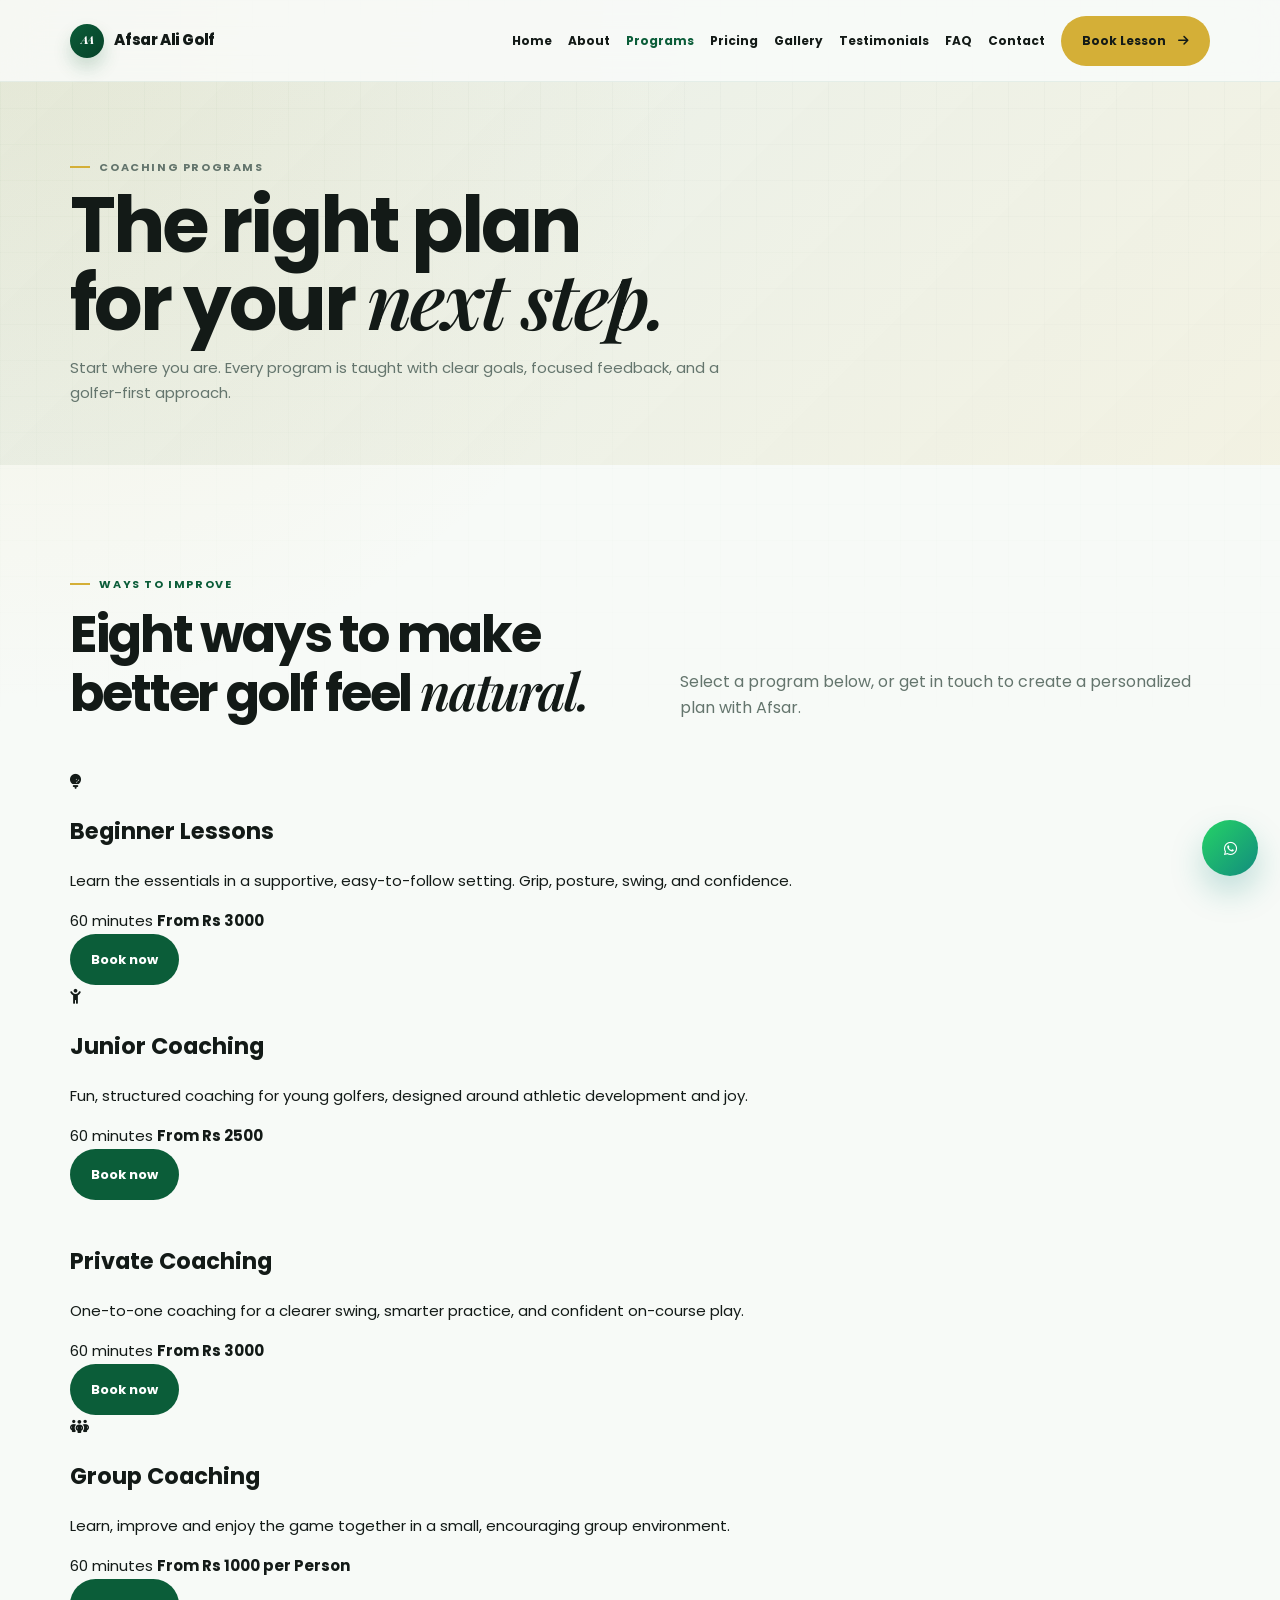
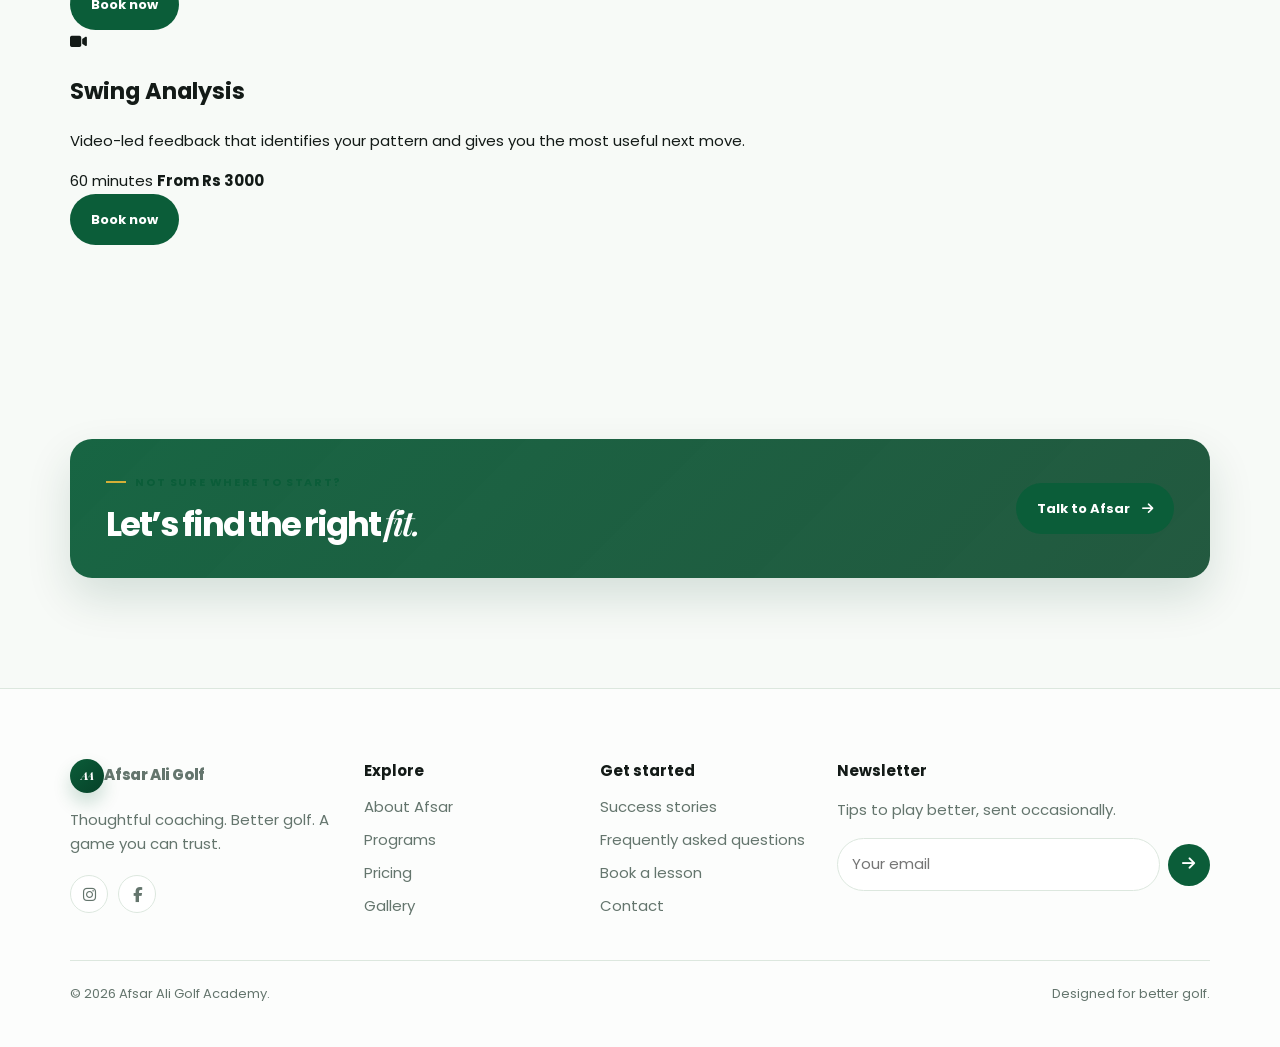
<file: programs.html>
<!doctype html>
<html lang="en">
<head>
  <meta charset="utf-8">
  <meta name="viewport" content="width=device-width,initial-scale=1">
  <title>Golf Coaching Programs | Afsar Ali Golf Coach in Karachi</title>
  <meta name="description" content="Explore private lessons, junior golf, short-game coaching, swing analysis and tournament preparation with Afsar Ali.">
  <link rel="icon" href="assets/icons/favicon.svg" type="image/svg+xml">
  <meta property="og:title" content="Golf Coaching Programs | Afsar Ali Golf Academy">
  <meta property="og:description" content="Explore private lessons, junior golf, short-game coaching, swing analysis and tournament preparation with Afsar Ali.">
  <meta property="og:type" content="website">
  <meta property="og:image" content="https://images.unsplash.com/photo-1587174486073-ae5e5cff23aa?auto=format&fit=crop&w=1200&q=85">
  <meta name="twitter:card" content="summary_large_image">
  <link rel="canonical" href="https://coach.abdullahafsar.site/programs.html">
  <link rel="stylesheet" href="https://cdnjs.cloudflare.com/ajax/libs/font-awesome/6.7.2/css/all.min.css">
  <link rel="stylesheet" href="https://unpkg.com/aos@2.3.1/dist/aos.css">
  <link rel="stylesheet" href="assets/css/style.css">
  <link rel="stylesheet" href="assets/css/responsive.css">
  <link rel="stylesheet" href="assets/css/animations.css">
</head>
<body>
  <a class="skip-link" href="#main-content">Skip to content</a>

  <header class="site-header">
    <div class="container nav-wrap">
      <a class="brand" href="index.html"><span class="brand-mark">AA</span>Afsar Ali Golf</a>
      <button class="nav-toggle" aria-expanded="false" aria-label="Open navigation">
        <i class="fa-solid fa-bars"></i>
      </button>
      <nav class="nav-links" aria-label="Main navigation">
        <a href="index.html">Home</a>
        <a href="about.html">About</a>
        <a aria-current="page" href="programs.html">Programs</a>
        <a href="pricing.html">Pricing</a>
        <a href="gallery.html">Gallery</a>
        <a href="testimonials.html">Testimonials</a>
        <a href="faq.html">FAQ</a>
        <a href="contact.html">Contact</a>
        <a class="button button-primary" href="contact.html#book">Book Lesson <i class="fa-solid fa-arrow-right"></i></a>
      </nav>
    </div>
  </header>

  <main id="main-content">
    <section class="page-banner">
      <div class="container" data-aos="fade-up">
        <p class="eyebrow">Coaching programs</p>
        <h1 class="display">The right plan<br>for your <em>next step.</em></h1>
        <p>Start where you are. Every program is taught with clear goals, focused feedback, and a golfer-first approach.</p>
      </div>
    </section>

    <section class="section">
      <div class="container">
        <div class="section-head">
          <div>
            <p class="eyebrow">Ways to improve</p>
            <h2 class="section-title">Eight ways to make better golf feel <em>natural.</em></h2>
          </div>
          <p class="lead">Select a program below, or get in touch to create a personalized plan with Afsar.</p>
        </div>

        <div class="programs-layout">
          <article class="full-program" data-aos="fade-up">
            <div class="program-top">
              <i class="fa-solid fa-golf-ball-tee"></i>
              <h2>Beginner Lessons</h2>
            </div>
            <div class="program-body">
              <p>Learn the essentials in a supportive, easy-to-follow setting. Grip, posture, swing, and confidence.</p>
<div class="program-meta">
                <span>60 minutes</span>
                <b>From Rs 3000</b>
              </div>
              <a class="button button-green" href="contact.html?program=Beginner%20Lessons#book">Book now</a>
            </div>
          </article>

          <article class="full-program" data-aos="fade-up" data-aos-delay="50">
            <div class="program-top">
              <i class="fa-solid fa-child-reaching"></i>
              <h2>Junior Coaching</h2>
            </div>
            <div class="program-body">
              <p>Fun, structured coaching for young golfers, designed around athletic development and joy.</p>
              <div class="program-meta">
                <span>60 minutes</span>
                <b>From Rs 2500</b>
              </div>
              <a class="button button-green" href="contact.html?program=Junior%20Coaching#book">Book now</a>
            </div>
          </article>

          <article class="full-program" data-aos="fade-up" data-aos-delay="100">
            <div class="program-top">
              <i class="fa-solid fa-person-swing"></i>
              <h2>Private Coaching</h2>
            </div>
            <div class="program-body">
              <p>One-to-one coaching for a clearer swing, smarter practice, and confident on-course play.</p>
              <div class="program-meta">
                <span>60 minutes</span>
                <b>From Rs 3000</b>
              </div>
              <a class="button button-green" href="contact.html?program=Junior%20Coaching#book">Book now</a>
            </div>
          </article>

          <article class="full-program" data-aos="fade-up" data-aos-delay="150">
            <div class="program-top">
              <i class="fa-solid fa-people-group"></i>
              <h2>Group Coaching</h2>
            </div>
            <div class="program-body">
              <p>Learn, improve and enjoy the game together in a small, encouraging group environment.</p>
              <div class="program-meta">
                <span>60 minutes</span>
                <b>From Rs 1000 per Person</b>
              </div>
              <a class="button button-green" href="contact.html?program=Junior%20Coaching#book">Book now</a>
            </div>
          </article>


          <article class="full-program" data-aos="fade-up" data-aos-delay="100">
            <div class="program-top">
              <i class="fa-solid fa-video"></i>
              <h2>Swing Analysis</h2>
            </div>
            <div class="program-body">
              <p>Video-led feedback that identifies your pattern and gives you the most useful next move.</p>
              <div class="program-meta">
                <span>60 minutes</span>
                <b>From Rs 3000</b>
              </div>
              <a class="button button-green" href="contact.html?program=Junior%20Coaching#book">Book now</a>
            </div>
          </article>

          
        </div>
      </div>
    </section>

    <section class="cta">
      <div class="container">
        <div>
          <p class="eyebrow">Not sure where to start?</p>
          <h2 class="section-title">Let’s find the right <em>fit.</em></h2>
        </div>
        <a class="button button-green" href="contact.html#book">Talk to Afsar <i class="fa-solid fa-arrow-right"></i></a>
      </div>
    </section>
  </main>

  <footer class="site-footer">
    <div class="container footer-grid">
      <div class="footer-brand">
        <a class="brand" href="index.html"><span class="brand-mark">AA</span>Afsar Ali Golf</a>
        <p>Thoughtful coaching. Better golf. A game you can trust.</p>
        <div class="socials">
          <a href="https://www.instagram.com/afsar4900/" aria-label="Instagram"><i class="fa-brands fa-instagram"></i></a>
          <a href="https://www.facebook.com/profile.php?id=100013306961428" aria-label="Facebook"><i class="fa-brands fa-facebook-f"></i></a>
        </div>
      </div>

      <div>
        <h2>Explore</h2>
        <a href="about.html">About Afsar</a>
        <a href="programs.html">Programs</a>
        <a href="pricing.html">Pricing</a>
        <a href="gallery.html">Gallery</a>
      </div>

      <div>
        <h2>Get started</h2>
        <a href="testimonials.html">Success stories</a>
        <a href="faq.html">Frequently asked questions</a>
        <a href="contact.html#book">Book a lesson</a>
        <a href="contact.html">Contact</a>
      </div>

      <div>
        <h2>Newsletter</h2>
        <p>Tips to play better, sent occasionally.</p>
        <form class="newsletter" data-newsletter>
          <input aria-label="Email address" type="email" required placeholder="Your email">
          <button aria-label="Subscribe" type="submit"><i class="fa-solid fa-arrow-right"></i></button>
        </form>
      </div>
    </div>

    <div class="container footer-bottom">
      <span>© 2026 Afsar Ali Golf Academy.</span>
      <span>Designed for better golf.</span>
    </div>
  </footer>

  <a class="whatsapp" href="https://wa.me/923333442012?text=Hello%20Afsar%2C%20I%27d%20like%20to%20book%20a%20golf%20lesson." aria-label="Book a lesson on WhatsApp"><i class="fa-brands fa-whatsapp"></i></a>
  <script src="https://unpkg.com/aos@2.3.1/dist/aos.js"></script>
  <script src="assets/js/app.js"></script>
</body>
</html>
</file>
<file: assets/css/style.css>
﻿@import url('https://fonts.googleapis.com/css2?family=Poppins:wght@400;500;600;700;800&family=Playfair+Display:ital,wght@0,600;0,700;1,600&display=swap');

:root {
  --green: #0b5d39;
  --green-dark: #064128;
  --gold: #d4af37;
  --paper: #f7faf7;
  --ink: #131a17;
  --white: #ffffff;
  --line: #dce7de;
  --muted: #64756d;
  --shadow: 0 20px 45px rgba(6, 65, 40, 0.14);
  --radius: 22px;
  --radius-sm: 14px;
  --max: 1180px;
}

* {
  box-sizing: border-box;
}

html {
  scroll-behavior: smooth;
}

body {
  margin: 0;
  background:
    radial-gradient(circle at top left, rgba(212, 175, 55, 0.12), transparent 24%),
    var(--paper);
  color: var(--ink);
  font-family: Poppins, Arial, sans-serif;
  font-size: 15px;
  line-height: 1.65;
  overflow-x: hidden;
}

body::before {
  content: '';
  position: fixed;
  inset: 0;
  background-image: linear-gradient(rgba(11, 93, 57, 0.03) 1px, transparent 1px), linear-gradient(90deg, rgba(11, 93, 57, 0.03) 1px, transparent 1px);
  background-size: 36px 36px;
  mask-image: linear-gradient(to bottom, rgba(0,0,0,0.8), transparent 85%);
  pointer-events: none;
  z-index: -1;
}

a {
  color: inherit;
  text-decoration: none;
}

:focus-visible {
  outline: 3px solid var(--gold);
  outline-offset: 3px;
}

img,
video {
  display: block;
  max-width: 100%;
}

button,
input,
select,
textarea {
  font: inherit;
}

.container {
  width: min(var(--max), 89vw);
  margin: auto;
}

.section {
  padding: 110px 0;
}

/* Skip layout and paint work for sections the visitor cannot see yet. */
main > .section {
  content-visibility: auto;
  contain-intrinsic-size: auto 760px;
}

.section-alt {
  background: linear-gradient(180deg, rgba(11, 93, 57, 0.04), rgba(11, 93, 57, 0.02));
}

.eyebrow {
  display: flex;
  align-items: center;
  gap: 9px;
  color: var(--green);
  font-size: 11px;
  letter-spacing: 1.6px;
  font-weight: 700;
  margin: 0 0 13px;
  text-transform: uppercase;
}

.eyebrow::before {
  content: '';
  width: 20px;
  height: 2px;
  background: var(--gold);
}

.section-title {
  max-width: 690px;
  font-size: clamp(32px, 4vw, 52px);
  letter-spacing: -2.2px;
  line-height: 1.1;
  margin: 0;
  color: var(--ink);
}

.section-title em,
.display em {
  font-family: 'Playfair Display', serif;
  font-weight: 600;
}

.lead {
  font-size: 16px;
  color: var(--muted);
  max-width: 650px;
  margin: 18px 0 0;
}

.section-head {
  display: flex;
  align-items: end;
  justify-content: space-between;
  gap: 35px;
  margin-bottom: 48px;
}

.display {
  font-size: clamp(44px, 6vw, 80px);
  line-height: 0.95;
  letter-spacing: -3px;
  margin: 0 0 16px;
  color: var(--white);
}

.button {
  display: inline-flex;
  align-items: center;
  justify-content: center;
  gap: 12px;
  border: 1px solid transparent;
  border-radius: 999px;
  padding: 14px 20px;
  min-height: 50px;
  font-size: 13px;
  font-weight: 700;
  cursor: pointer;
  transition: 0.25s ease;
}

.button:hover {
  transform: translateY(-3px);
  box-shadow: 0 14px 28px rgba(6, 65, 40, 0.16);
}

.button:disabled {
  cursor: wait;
  opacity: 0.7;
  transform: none;
  box-shadow: none;
}

.button-primary {
  background: var(--gold);
  color: #241f0e;
}

.button-primary:hover {
  background: #e3c550;
}

.button-outline {
  border-color: rgba(255, 255, 255, 0.75);
  color: #fff;
  background: rgba(255, 255, 255, 0.08);
  backdrop-filter: blur(10px);
}

.button-outline:hover {
  background: #fff;
  color: var(--green);
}

.button-green {
  background: var(--green);
  color: #fff;
}

.button-white {
  background: #fff;
  color: var(--green);
}

.skip-link {
  position: fixed;
  left: 15px;
  top: -70px;
  background: var(--ink);
  color: #fff;
  z-index: 99;
  padding: 12px 16px;
  border-radius: 8px;
}

.skip-link:focus {
  top: 15px;
}

.scroll-progress {
  position: fixed;
  top: 0;
  left: 0;
  height: 3px;
  background: linear-gradient(90deg, var(--green), var(--gold));
  width: 0;
  z-index: 100;
  transition: width 0.2s ease;
}

.site-header {
  position: sticky;
  top: 0;
  z-index: 40;
  height: 82px;
  background: rgba(247, 250, 247, 0.84);
  backdrop-filter: blur(20px);
  border-bottom: 1px solid rgba(11, 93, 57, 0.08);
}

.nav-wrap {
  height: 100%;
  display: flex;
  align-items: center;
  justify-content: space-between;
  gap: 24px;
}

.brand {
  display: inline-flex;
  align-items: center;
  gap: 10px;
  color: var(--ink);
  font-size: 15px;
  font-weight: 800;
  letter-spacing: -0.4px;
}

.brand-mark {
  display: inline-grid;
  place-items: center;
  width: 34px;
  height: 34px;
  border-radius: 50%;
  background: linear-gradient(135deg, var(--green), var(--green-dark));
  color: #fff;
  font-family: 'Playfair Display', serif;
  font-size: 11px;
  font-style: italic;
  box-shadow: 0 10px 18px rgba(11, 93, 57, 0.2);
}

.nav-links {
  display: flex;
  align-items: center;
  gap: 16px;
}

.nav-links a {
  font-size: 12px;
  font-weight: 700;
  color: var(--ink);
  transition: color 0.2s ease;
}

.nav-links a:hover,
.nav-links a.is-active {
  color: var(--green);
}

.nav-toggle {
  display: none;
  border: 0;
  background: var(--white);
  color: var(--ink);
  width: 42px;
  height: 42px;
  border-radius: 50%;
  box-shadow: var(--shadow);
}

.hero {
  position: relative;
  min-height: 760px;
  display: flex;
  align-items: center;
  background:
    linear-gradient(110deg, rgba(7, 31, 22, 0.96) 0%, rgba(11, 93, 57, 0.92) 55%, rgba(24, 77, 49, 0.86) 100%),
    url('https://images.unsplash.com/photo-1535131749006-b7f58c99034b?auto=format&fit=crop&w=1400&q=85') center/cover;
  color: #fff;
  overflow: hidden;
}

/* A restrained, high-contrast sport-luxury treatment for the home page. */
.hero-luxe {
  min-height: min(760px, calc(100vh - 82px));
  background: linear-gradient(90deg, rgba(4,20,13,.98), rgba(5,39,24,.9) 48%, rgba(7,45,28,.3)), url('https://images.unsplash.com/photo-1535131749006-b7f58c99034b?auto=format&fit=crop&w=1600&q=82') center/cover;
}
.hero-luxe .hero-content { max-width:760px; padding:110px 0 100px; }
.hero-luxe .hero-meta { display:none; }
.hero-kicker { display:flex; align-items:center; gap:10px; margin:0 0 26px; font-size:11px; font-weight:700; letter-spacing:1.8px; text-transform:uppercase; color:rgba(255,255,255,.76); }
.hero-kicker span, .availability-dot { width:8px; height:8px; border-radius:50%; background:var(--gold); box-shadow:0 0 0 5px rgba(212,175,55,.12); }
.hero-luxe .display { font-size:clamp(64px,9vw,116px); letter-spacing:-6px; max-width:700px; }
.hero-luxe .hero-text { max-width:510px; font-size:17px; line-height:1.7; }
.hero-reservation { position:absolute; z-index:2; right:max(5.5vw,28px); top:480px; width:235px; padding:22px; color:#fff; background:rgba(6,26,17,.68); border:1px solid rgba(255,255,255,.21); backdrop-filter:blur(15px); }
.availability-dot { display:inline-block; margin-bottom:16px; }.hero-reservation p { margin:0 0 7px; color:rgba(255,255,255,.63); font-size:10px; letter-spacing:1.5px; text-transform:uppercase; }.hero-reservation strong { display:block; font-size:20px; line-height:1.15; letter-spacing:-.6px; }.hero-reservation a { display:flex; justify-content:space-between; align-items:center; margin-top:20px; padding-top:13px; border-top:1px solid rgba(255,255,255,.18); color:var(--gold); font-size:11px; font-weight:700; }

.hero::before,
.hero::after {
  content: '';
  position: absolute;
  border-radius: 50%;
  border: 1px solid rgba(255, 255, 255, 0.16);
  pointer-events: none;
}

.hero::before {
  width: 360px;
  height: 360px;
  right: -120px;
  top: -120px;
}

.hero::after {
  width: 520px;
  height: 520px;
  left: -220px;
  bottom: -240px;
}

.hero-content {
  position: relative;
  z-index: 1;
  padding: 90px 0 110px;
  max-width: 680px;
}

.hero .eyebrow {
  color: rgba(255, 255, 255, 0.82);
  margin-bottom: 16px;
}

.hero .eyebrow::before {
  background: var(--gold);
}

.hero .display {
  margin-bottom: 16px;
}

.hero-text {
  max-width: 620px;
  font-size: 17px;
  color: rgba(255, 255, 255, 0.84);
  margin: 0 0 24px;
}

.hero-actions {
  display: flex;
  align-items: center;
  gap: 16px;
  flex-wrap: wrap;
}

.hero-meta {
  display: flex;
  gap: 10px;
  flex-wrap: wrap;
  margin-bottom: 20px;
}

.hero-pill {
  display: inline-flex;
  align-items: center;
  gap: 8px;
  padding: 8px 12px;
  border: 1px solid rgba(255, 255, 255, 0.16);
  border-radius: 999px;
  background: rgba(255, 255, 255, 0.08);
  font-size: 11px;
  letter-spacing: 0.5px;
  text-transform: uppercase;
  color: rgba(255, 255, 255, 0.9);
}

.hero-badges {
  display: grid;
  grid-template-columns: repeat(3, minmax(0, 1fr));
  gap: 14px;
  margin-top: 28px;
}

.hero-badge {
  padding: 16px 18px;
  background: rgba(255, 255, 255, 0.12);
  border: 1px solid rgba(255, 255, 255, 0.16);
  border-radius: var(--radius-sm);
  backdrop-filter: blur(12px);
}

.hero-badge strong {
  display: block;
  font-size: 20px;
  line-height: 1;
  margin-bottom: 6px;
}

.hero-badge span {
  font-size: 12px;
  color: rgba(255, 255, 255, 0.78);
}

.quick-stats {
  margin-top: -40px;
  position: relative;
  z-index: 2;
}

.stats-grid {
  display: grid;
  grid-template-columns: repeat(3, minmax(0, 1fr));
  gap: 18px;
}

.stat {
  padding: 24px 28px;
  background: linear-gradient(135deg, var(--green), #0f6e44);
  color: #fff;
  border-radius: var(--radius);
  box-shadow: var(--shadow);
}

.stat strong {
  display: block;
  font-size: 34px;
  line-height: 1;
  margin-bottom: 8px;
}

.stat span {
  font-size: 13px;
  color: rgba(255, 255, 255, 0.84);
}

.trust-bar {
  display: flex;
  align-items: center;
  justify-content: space-between;
  gap: 24px;
  padding: 28px 32px;
  background: linear-gradient(135deg, rgba(11, 93, 57, 0.95), rgba(16, 75, 47, 0.92));
  color: #fff;
  border-radius: var(--radius);
  box-shadow: var(--shadow);
}

.trust-bar .section-title {
  color: #fff;
  font-size: clamp(22px, 2.4vw, 30px);
}

.split,
.bio-grid,
.contact-grid,
.faq-layout {
  display: grid;
  grid-template-columns: 1.02fr 0.98fr;
  gap: 64px;
  align-items: center;
}

.image-frame {
  position: relative;
}

.image-frame img,
.image-frame video,
.map {
  border-radius: var(--radius);
  box-shadow: var(--shadow);
}

.image-frame img {
  min-height: 430px;
  object-fit: cover;
}

.image-frame video {
  width: 100%;
  min-height: 340px;
  object-fit: cover;
}

.experience-card {
  position: absolute;
  right: 24px;
  bottom: -26px;
  padding: 18px 20px;
  background: rgba(255, 255, 255, 0.95);
  color: var(--ink);
  border-radius: 16px;
  box-shadow: var(--shadow);
  backdrop-filter: blur(14px);
}

.experience-card strong {
  display: block;
  font-size: 32px;
  line-height: 1;
  margin-bottom: 4px;
}

.experience-card span {
  font-size: 11px;
  letter-spacing: 1.3px;
  text-transform: uppercase;
  color: var(--muted);
}

.feature-list,
.timeline {
  display: grid;
  gap: 14px;
  margin-top: 24px;
}

.feature-showcase {
  margin-top: 10px;
}

.feature-featured {
  display: grid;
  grid-template-columns: 1.08fr 0.92fr;
  gap: 24px;
  padding: 30px;
  background: linear-gradient(135deg, rgba(255,255,255,0.98), rgba(247,250,247,0.95));
  border: 1px solid var(--line);
  border-radius: var(--radius);
  box-shadow: var(--shadow);
}

.feature-featured-copy h3 {
  font-size: clamp(24px, 2.8vw, 32px);
  margin: 0 0 12px;
}

.feature-featured-copy p {
  color: var(--muted);
  margin: 0 0 20px;
}

.feature-pills {
  display: grid;
  gap: 14px;
}

.pill-card {
  display: flex;
  flex-direction: column;
  gap: 6px;
  padding: 16px 18px;
  border: 1px solid var(--line);
  border-radius: 16px;
  background: linear-gradient(135deg, rgba(11, 93, 57, 0.05), rgba(212, 175, 55, 0.06));
}

.pill-card i {
  color: var(--green);
  font-size: 16px;
}

.pill-card strong {
  font-size: 15px;
  color: var(--ink);
}

.pill-card span {
  color: var(--muted);
  font-size: 13px;
}

.feature,
.timeline-item {
  display: flex;
  gap: 14px;
  align-items: flex-start;
  padding: 16px 18px;
  border: 1px solid var(--line);
  border-radius: var(--radius-sm);
  background: rgba(255, 255, 255, 0.7);
}

.feature i,
.timeline-item b,
.achievement i,
.proof-card i,
.benefit-card i,
.info-card i {
  color: var(--green);
}

.feature i {
  margin-top: 4px;
  font-size: 16px;
}

.feature b,
.timeline-item b {
  display: block;
  margin-bottom: 4px;
}

.feature p,
.timeline-item p,
.achievement span,
.proof-card p,
.benefit-card p,
.testimonial-card span,
.result-card p,
.info-card p {
  color: var(--muted);
  margin: 0;
}

.program-grid,
.proof-grid,
.benefit-grid,
.testimonial-grid,
.achievement-grid {
  display: grid;
  grid-template-columns: repeat(3, minmax(0, 1fr));
  gap: 20px;
}

.program-card,
.proof-card,
.benefit-card,
.testimonial-card,
.achievement,
.result-card,
.info-card,
.insight-card {
  padding: 24px;
  border: 1px solid var(--line);
  border-radius: var(--radius);
  background: rgba(255, 255, 255, 0.92);
  box-shadow: 0 12px 24px rgba(6, 65, 40, 0.05);
  transition: transform 0.2s ease, box-shadow 0.2s ease;
}

.program-card:hover,
.proof-card:hover,
.benefit-card:hover,
.testimonial-card:hover,
.achievement:hover,
.result-card:hover,
.info-card:hover,
.insight-card:hover {
  transform: translateY(-4px);
  box-shadow: 0 18px 34px rgba(6, 65, 40, 0.09);
}

.program-card i,
.proof-card i,
.benefit-card i,
.achievement i {
  font-size: 22px;
  margin-bottom: 12px;
}

.program-card h3,
.proof-card h3,
.benefit-card h3,
.achievement strong,
.result-card h3,
.info-card h2 {
  margin: 0 0 8px;
  font-size: 18px;
}

.card-link {
  display: inline-flex;
  align-items: center;
  gap: 8px;
  margin-top: 16px;
  color: var(--green);
  font-weight: 700;
  font-size: 12px;
  text-transform: uppercase;
  letter-spacing: 0.8px;
}

.quote-strip {
  padding: 78px 0;
  background: linear-gradient(135deg, var(--ink), #20362e);
  color: #fff;
}

.quote-strip blockquote {
  max-width: 850px;
  margin: 0;
  font-size: clamp(24px, 3vw, 34px);
  line-height: 1.4;
  letter-spacing: -1.1px;
  font-family: 'Playfair Display', serif;
}

.quote-author {
  margin-top: 18px;
  color: rgba(255, 255, 255, 0.75);
}

.cta {
  padding: 84px 0 110px;
}

.cta .container {
  display: flex;
  align-items: center;
  justify-content: space-between;
  gap: 24px;
  padding: 34px 36px;
  background: linear-gradient(135deg, rgba(11, 93, 57, 0.95), rgba(16, 75, 47, 0.92));
  color: #fff;
  border-radius: var(--radius);
  box-shadow: var(--shadow);
}

.cta .section-title {
  color: #fff;
  font-size: clamp(24px, 2.8vw, 34px);
}

.site-footer {
  padding: 70px 0 42px;
  border-top: 1px solid var(--line);
  background: rgba(255, 255, 255, 0.6);
}

.footer-grid {
  display: grid;
  grid-template-columns: 1.15fr 0.9fr 0.9fr 1fr;
  gap: 28px;
}

.footer-brand p,
.footer-grid h2,
.footer-grid a,
.footer-grid p,
.footer-bottom {
  color: var(--muted);
}

.footer-grid h2 {
  font-size: 15px;
  margin: 0 0 12px;
  color: var(--ink);
}

.footer-grid a {
  display: block;
  margin-bottom: 8px;
}

.socials {
  display: flex;
  gap: 10px;
  margin-top: 18px;
}

.socials a {
  display: inline-grid;
  place-items: center;
  width: 38px;
  height: 38px;
  border-radius: 50%;
  border: 1px solid var(--line);
  background: #fff;
}

.newsletter {
  display: flex;
  align-items: center;
  gap: 8px;
  margin-top: 12px;
}

.newsletter input {
  flex: 1;
  min-width: 0;
  padding: 13px 14px;
  border: 1px solid var(--line);
  border-radius: 999px;
  background: #fff;
}

.newsletter button {
  width: 42px;
  height: 42px;
  border: 0;
  border-radius: 50%;
  background: var(--green);
  color: #fff;
  cursor: pointer;
}

.footer-bottom {
  display: flex;
  justify-content: space-between;
  gap: 12px;
  margin-top: 34px;
  padding-top: 22px;
  border-top: 1px solid var(--line);
  font-size: 13px;
}

.page-banner {
  padding: 76px 0 44px;
  background: linear-gradient(135deg, rgba(11, 93, 57, 0.06), rgba(212, 175, 55, 0.1));
}

.page-banner .display {
  color: var(--ink);
}

.page-banner p {
  color: var(--muted);
  max-width: 680px;
}

.contact-form {
  padding: 28px;
  border: 1px solid var(--line);
  border-radius: var(--radius);
  background: rgba(255, 255, 255, 0.92);
  box-shadow: var(--shadow);
}

.form-row {
  display: grid;
  grid-template-columns: repeat(2, minmax(0, 1fr));
  gap: 16px;
}

.field {
  display: flex;
  flex-direction: column;
  gap: 8px;
  margin-bottom: 15px;
}

.field label {
  font-size: 11px;
  font-weight: 700;
  letter-spacing: 1.3px;
  color: var(--muted);
}

.field input,
.field select,
.field textarea {
  width: 100%;
  border: 1px solid var(--line);
  border-radius: 14px;
  padding: 13px 14px;
  background: #fbfdfb;
  color: var(--ink);
}

.field textarea {
  min-height: 120px;
  resize: vertical;
}

.field input:focus,
.field select:focus,
.field textarea:focus {
  outline: 2px solid rgba(11, 93, 57, 0.14);
  border-color: var(--green);
}

.form-status {
  min-height: 24px;
  margin-top: 12px;
  font-size: 13px;
  color: var(--green);
  font-weight: 600;
}

.form-status a {
  color: inherit;
  text-decoration: underline;
  text-underline-offset: 3px;
}

.booking-actions {
  display: flex;
  flex-wrap: wrap;
  gap: 10px;
}

.button-whatsapp {
  background: #25d366;
  color: #fff;
}

.button-whatsapp:hover {
  background: #1caf56;
}

.booking-note {
  margin: 13px 0 0;
  color: var(--muted);
  font-size: 12px;
}

.booking-note i { color: var(--green); margin-right: 5px; }

.package-fit {
  padding: 11px 12px;
  margin: 18px 0 !important;
  border-left: 3px solid var(--gold);
  background: rgba(212, 175, 55, 0.09);
  color: var(--ink) !important;
  font-size: 12px;
}

.pricing-note { display:flex; gap:15px; align-items:flex-start; max-width:850px; padding:22px 24px; border:1px solid var(--line); border-radius:var(--radius-sm); background:rgba(11,93,57,.05); }
.pricing-disclaimer-section { padding: 0 0 38px; }
.pricing-note > i { color:var(--green); font-size:19px; margin-top:4px; }.pricing-note strong { display:block; margin-bottom:4px; }.pricing-note p { margin:0; color:var(--muted); font-size:13px; }

.academy-media-grid { display:grid; grid-template-columns:1fr 1fr; gap:18px; margin-bottom:52px; }
.academy-photo, .academy-video { min-height:310px; margin:0; overflow:hidden; border-radius:var(--radius-sm); background:var(--ink); box-shadow:0 12px 24px rgba(6,65,40,.08); }
.academy-photo { position:relative; }.academy-photo img, .academy-video { width:100%; height:100%; object-fit:cover; }.academy-photo img { min-height:310px; transition:transform .35s ease; }.academy-photo:hover img { transform:scale(1.04); }.academy-photo figcaption { position:absolute; left:14px; bottom:14px; padding:7px 10px; color:#fff; background:rgba(6,30,19,.72); border-radius:999px; font-size:11px; font-weight:700; }

.info-card {
  display: flex;
  gap: 14px;
  align-items: flex-start;
  margin-bottom: 14px;
}

.info-card i {
  margin-top: 3px;
}

.map {
  width: 100%;
  min-height: 220px;
  margin-top: 18px;
  border: 0;
}

.whatsapp {
  position: fixed;
  right: 22px;
  bottom: 24px;
  z-index: 45;
  width: 56px;
  height: 56px;
  border-radius: 50%;
  display: grid;
  place-items: center;
  color: #fff;
  background: linear-gradient(135deg, #25d366, #128c7e);
  box-shadow: 0 16px 32px rgba(18, 140, 126, 0.25);
}

.back-to-top {
  position: fixed;
  right: 22px;
  bottom: 92px;
  z-index: 45;
  width: 46px;
  height: 46px;
  border: 0;
  border-radius: 50%;
  background: #fff;
  color: var(--green);
  box-shadow: var(--shadow);
  opacity: 0;
  transform: translateY(12px);
  pointer-events: none;
  transition: 0.3s ease;
}

.back-to-top.visible {
  opacity: 1;
  transform: translateY(0);
  pointer-events: auto;
}

.insight-grid {
  display: grid;
  grid-template-columns: repeat(3, minmax(0, 1fr));
  gap: 18px;
  margin-top: 24px;
}

.insight-card strong {
  display: block;
  font-size: 20px;
  margin-bottom: 6px;
}

.results-spotlight {
  display: grid;
  grid-template-columns: 0.9fr 1.1fr;
  gap: 42px;
  align-items: center;
  margin: 42px 0;
  padding: 20px;
  border: 1px solid var(--line);
  border-radius: var(--radius);
  background: linear-gradient(135deg, #fff, rgba(247,250,247,.84));
  box-shadow: var(--shadow);
}

.results-visual { min-height: 360px; overflow: hidden; border-radius: calc(var(--radius) - 6px); }
.results-visual img { width: 100%; height: 100%; min-height: 360px; object-fit: cover; }
.results-copy { padding: 18px 18px 18px 0; }
.results-copy h2 { max-width: 500px; margin: 0 0 14px; color: var(--ink); font-size: clamp(29px,3.4vw,43px); letter-spacing: -1.8px; line-height: 1.12; }
.results-copy h2 em { font-family: 'Playfair Display', serif; font-weight: 600; }
.results-copy > p:not(.eyebrow) { color: var(--muted); max-width: 520px; }
.results-points { display: grid; gap: 10px; margin: 22px 0; }
.results-points span { font-size: 13px; font-weight: 700; color: var(--ink); }
.results-points i { width: 23px; color: var(--green); }

@media (max-width: 1000px) {
  .program-grid,
  .proof-grid,
  .benefit-grid,
  .testimonial-grid,
  .achievement-grid,
  .insight-grid {
    grid-template-columns: repeat(2, minmax(0, 1fr));
  }

  .footer-grid {
    grid-template-columns: 1fr 1fr;
  }
}

@media (max-width: 760px) {
  .site-header {
    height: 72px;
  }

  .nav-toggle {
    display: inline-grid;
    place-items: center;
  }

  .nav-links {
    display: none;
    position: absolute;
    top: 72px;
    left: 0;
    right: 0;
    padding: 20px 5.5vw 24px;
    background: rgba(247, 250, 247, 0.98);
    border-bottom: 1px solid var(--line);
    flex-direction: column;
    align-items: flex-start;
    gap: 16px;
  }

  .nav-links.open {
    display: flex;
  }

  .hero {
    min-height: 680px;
  }

  .hero-luxe { min-height:720px; background-position:62% center; }
  .hero-luxe .hero-content { padding:76px 0 220px; }
  .hero-luxe .display { font-size:clamp(58px,17vw,86px); letter-spacing:-4px; }
  .hero-reservation { top:575px; right:5.5vw; width:min(300px,89vw); }

  .hero-badges,
  .stats-grid,
  .program-grid,
  .proof-grid,
  .benefit-grid,
  .testimonial-grid,
  .achievement-grid,
  .insight-grid {
    grid-template-columns: 1fr;
  }

  .academy-media-grid { grid-template-columns: 1fr; }

  .hero-content {
    padding: 70px 0 90px;
  }

  .split,
  .bio-grid,
  .contact-grid,
  .faq-layout,
  .feature-featured {
    grid-template-columns: 1fr;
    gap: 34px;
  }

  .results-spotlight { grid-template-columns: 1fr; gap: 20px; padding: 14px; }
  .results-copy { padding: 10px; }

  .section-head,
  .trust-bar,
  .cta .container {
    display: block;
  }

  .trust-bar,
  .cta .container {
    padding: 24px 24px;
  }

  .cta .button {
    margin-top: 18px;
  }

  .form-row {
    grid-template-columns: 1fr;
  }

  .footer-grid,
  .footer-bottom {
    grid-template-columns: 1fr;
    display: block;
  }

  .footer-bottom span {
    display: block;
    margin-top: 8px;
  }
}

@media (prefers-reduced-motion: reduce) {
  *, *::before, *::after {
    animation: none !important;
    transition-duration: 0.01ms !important;
    scroll-behavior: auto !important;
  }
}
</file>
<file: assets/css/responsive.css>
﻿@media (max-width: 1000px) {
  .nav-links {
    gap: 14px;
  }
}

@media (max-width: 760px) {
  .nav-links {
    gap: 12px;
  }

  .hero-content {
    max-width: 100%;
  }

  .page-banner {
    padding-top: 56px;
  }
}
</file>
<file: assets/css/animations.css>
[data-aos]{transition-duration:.75s!important}.program-card,.full-program,.price-card,.achievement,.gallery-item{will-change:transform}@media(prefers-reduced-motion:reduce){*{scroll-behavior:auto!important;animation-duration:.01ms!important;transition-duration:.01ms!important}}
</file>
